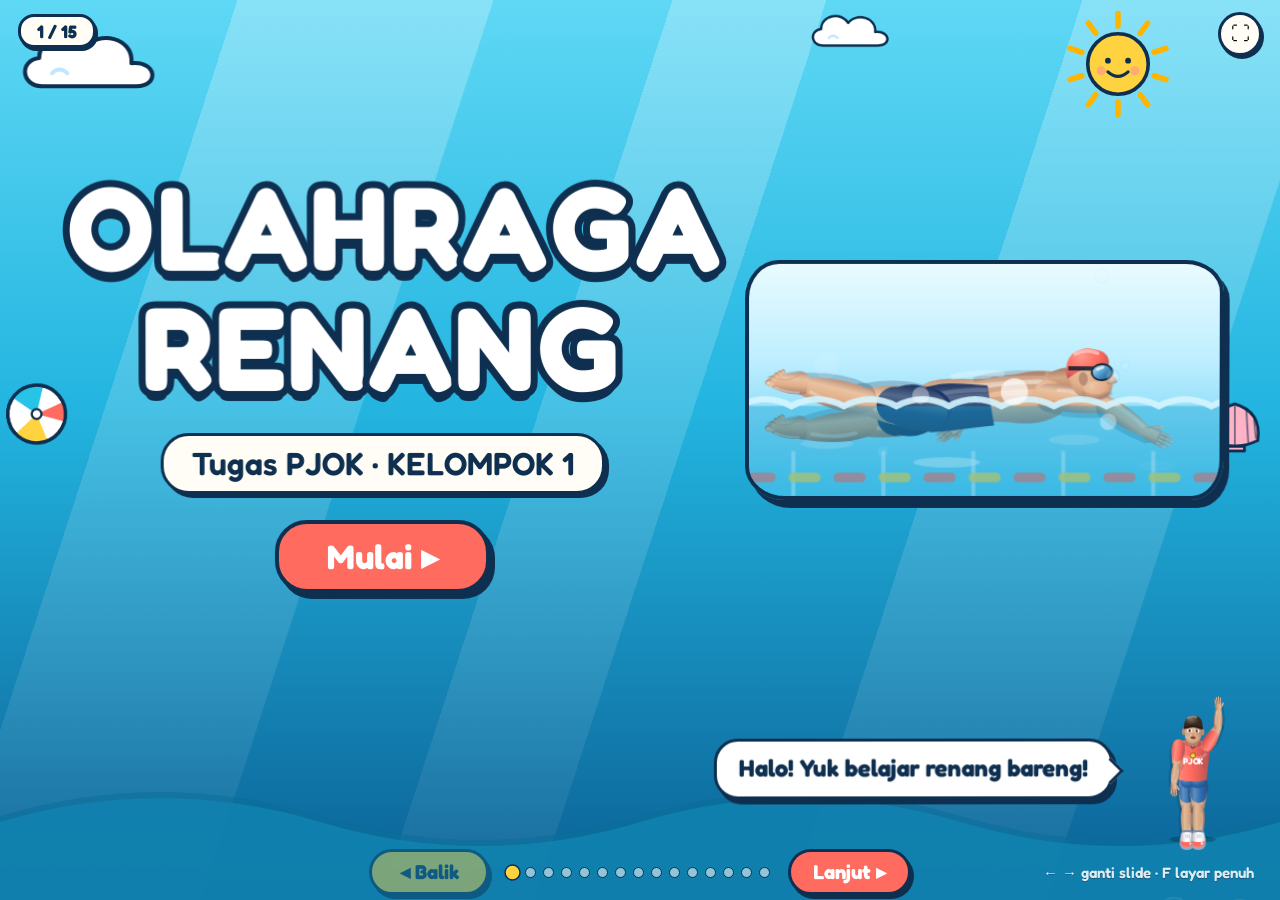
<file: index.html>
<!doctype html>
<html lang="id"><head><meta charset="utf-8"><meta name="viewport" content="width=device-width,initial-scale=1,viewport-fit=cover">
<title>Olahraga Renang</title>
<link href="https://fonts.googleapis.com/css2?family=Fredoka:wght@500;600;700&family=Quicksand:wght@600;700&display=swap" rel="stylesheet">
<style>:root{--ink:#0e2f4f;--coral:#ff6b5e;--sun:#ffd23f;--aqua:#27c4e8;--teal:#14a39a;--cream:#fffdf5;--mint:#9be8d0;--pink:#ffb3c7;--sky:#a8dcff;--peach:#ffc98a}
*{box-sizing:border-box;margin:0;padding:0;-webkit-tap-highlight-color:transparent}
html,body{height:100%;overflow:hidden;background:#0a5f94;font-family:'Quicksand',system-ui,sans-serif;color:var(--ink);-webkit-font-smoothing:antialiased;text-rendering:optimizeLegibility}
:root{--ease:cubic-bezier(.22,1,.36,1);--ease-io:cubic-bezier(.65,0,.35,1)}

/* ===== LATAR (memenuhi layar) ===== */
.stage{position:fixed;inset:0;overflow:hidden;background:linear-gradient(180deg,#5fd8f5 0%,#23b5e0 45%,#0a5f94 100%);--w1:#1b9ed0;--w2:#0a6f9a}
.bgl{position:absolute;inset:0;transition:opacity 1.5s var(--ease-io);opacity:0;will-change:opacity}
.rays{position:absolute;inset:0;pointer-events:none;overflow:hidden}
.rays i.ray{position:absolute;top:-10%;width:20%;height:130%;background:linear-gradient(180deg,rgba(255,255,255,.28),rgba(255,255,255,0));transform:skewX(-18deg);animation:ray 9s ease-in-out infinite alternate;will-change:transform,opacity}
.rays i.ray:nth-child(1){left:6%}.rays i.ray:nth-child(2){left:40%;width:12%;animation-delay:-3s}.rays i.ray:nth-child(3){left:72%;animation-delay:-6s}
@keyframes ray{from{opacity:.25;transform:skewX(-18deg) translateX(-14px)}to{opacity:.8;transform:skewX(-18deg) translateX(22px)}}
.bub{position:absolute;bottom:-30px;border-radius:50%;border:2px solid rgba(255,255,255,.75);background:rgba(255,255,255,.18);animation:rise linear infinite;pointer-events:none;will-change:transform}
@keyframes rise{to{transform:translate3d(18px,-110vh,0)}}
.waves{position:absolute;left:0;bottom:0;width:100%;height:16%;pointer-events:none;overflow:hidden}
.waves{will-change:transform}
.waves svg{position:absolute;left:0;bottom:0;width:200%;height:100%;animation:wv 9s linear infinite;will-change:transform}
.waves svg.b{animation-duration:14s;animation-direction:reverse;bottom:-6px;opacity:.8}
.waves path{transition:fill 1.4s var(--ease-io)}
@keyframes wv{to{transform:translate3d(-50%,0,0)}}

/* ===== PANGGUNG 16:9 (1280x720, diskalakan otomatis) ===== */
#deck{position:absolute;left:50%;top:50%;width:1280px;height:720px;margin:-360px 0 0 -640px;transform-origin:50% 50%}
.deco{position:absolute;left:0;top:0;z-index:1;pointer-events:none;transition:transform 1.5s var(--ease-io);will-change:transform}
.deco .in{width:100%;height:100%;animation:fl 5s ease-in-out infinite alternate;will-change:transform}
.deco svg{width:100%;height:100%;overflow:visible}
@keyframes fl{from{transform:translate3d(0,-6px,0) rotate(-3deg)}to{transform:translate3d(0,8px,0) rotate(3deg)}}
#sun{width:112px;height:112px}#c1{width:156px;height:82px}#c2{width:116px;height:60px}#ball{width:74px;height:74px}#shell{width:64px;height:64px}
#sun .in{animation:spin 24s linear infinite}@keyframes spin{to{transform:rotate(360deg)}}

#slides{position:absolute;inset:0;z-index:2;overflow:visible;perspective:1300px;perspective-origin:50% 42%}
.slide{position:absolute;inset:0;display:none;padding:20px var(--px,48px) 160px;}
.slide.on{display:block;will-change:transform,opacity;transform-style:preserve-3d;transform-origin:50% 50%}
.slide.on .wrap,.slide.on .split,.slide.on .cards,.slide.on .col,.slide.on .cover,.slide.on .cl,.slide.on .members,.slide.on .toc,.slide.on .blist,.slide.on .gcards{transform-style:preserve-3d}
.slide.tr{pointer-events:none}
.wrap{width:100%;height:100%;display:flex;flex-direction:column;align-items:center;justify-content:center;gap:18px}

/* judul & teks */
.ttl{display:inline-block;position:relative;background:var(--sun);border:4px solid var(--ink);border-radius:36px 40px 34px 42px/40px 34px 42px 36px;box-shadow:5px 7px 0 var(--ink);padding:10px 40px 12px;font-family:Fredoka,sans-serif;font-weight:700;font-size:56px;line-height:1.12;text-align:center;color:var(--ink);white-space:nowrap;max-width:96%}
.ttl .l{display:inline-block}
.ttl small{display:block;font-size:26px;font-weight:600;opacity:.8;margin-top:2px}
.ttl.big{background:transparent;border:none;box-shadow:none;color:#fff;font-size:118px;line-height:1.02;-webkit-text-stroke:14px var(--ink);paint-order:stroke fill;text-shadow:0 10px 0 var(--ink);letter-spacing:2px;padding:0}
.ttl.big span{display:inline-block;animation:lw 2.8s ease-in-out infinite;animation-delay:calc(var(--i)*.09s);will-change:transform}
@keyframes lw{0%,60%,100%{transform:translate3d(0,0,0) rotate(0)}30%{transform:translate3d(0,-.1em,0) rotate(-3deg)}}
.sub{font-family:Fredoka,sans-serif;font-weight:600;font-size:32px;background:var(--cream);border:3px solid var(--ink);border-radius:28px;padding:8px 28px;box-shadow:4px 4px 0 var(--ink);text-align:center}
.intro{font-weight:700;font-size:28px;text-align:center;color:#fff;text-shadow:0 2px 0 rgba(14,47,79,.55);max-width:1000px;line-height:1.35}

/* kolam */
.pool{contain:layout paint;position:relative;width:100%;aspect-ratio:2/1;border:4px solid var(--ink);border-radius:34px 38px 32px 40px/38px 32px 40px 34px;box-shadow:6px 8px 0 var(--ink);overflow:hidden;background:linear-gradient(180deg,#e9fbff 0%,#bdeeff 42%,#52c6ee 100%)}
.pool svg{position:absolute;inset:0;width:100%;height:100%}
.tag{position:absolute;top:12px;left:14px;background:var(--coral);color:#fff;border:3px solid var(--ink);border-radius:18px;padding:4px 16px;font-family:Fredoka,sans-serif;font-weight:600;font-size:20px;z-index:3;box-shadow:2px 3px 0 var(--ink)}

/* kartu */
.cards{display:grid;grid-template-columns:repeat(var(--cols,3),1fr);gap:20px;width:100%;max-width:1168px;--ic:118px}
.cards.n5{--ic:88px;gap:14px}
.card{position:relative;background:var(--cream);border:4px solid var(--ink);border-radius:28px 32px 26px 34px/32px 26px 34px 28px;box-shadow:5px 7px 0 var(--ink);display:flex;flex-direction:column;align-items:center;text-align:center;gap:10px;padding:22px 12px 18px}
.card .ic{contain:layout paint;width:var(--ic);height:var(--ic);flex:none;background:var(--c,var(--sky));border:3.5px solid var(--ink);border-radius:50%;overflow:hidden;display:grid;place-items:center}
.card .ic svg{width:100%;height:100%;overflow:visible}
.card .ic.sq svg{transform:scale(1.15)}
.card h3{font-family:Fredoka,sans-serif;font-weight:700;font-size:30px;line-height:1.12;margin-bottom:4px}
.card p{font-size:20px;line-height:1.32;font-weight:600;opacity:.92}
.cards.n5 .card h3{font-size:24px}.cards.n5 .card p{font-size:17px;line-height:1.28}
.card .no{position:absolute;top:-14px;right:14px;background:var(--coral);color:#fff;border:3px solid var(--ink);border-radius:14px;font-family:Fredoka,sans-serif;font-weight:700;font-size:18px;padding:1px 12px}
.txtcard{background:var(--cream);border:4px solid var(--ink);border-radius:30px 34px 28px 36px/34px 28px 36px 30px;box-shadow:6px 8px 0 var(--ink);padding:26px 30px;font-size:28px;line-height:1.45;font-weight:700;width:100%}
.txtcard b{background:linear-gradient(transparent 58%,#ffe27a 58%)}
.chips{display:flex;gap:12px;flex-wrap:wrap;justify-content:center}
.chip{background:var(--pink);border:3px solid var(--ink);border-radius:22px;padding:6px 20px;font-family:Fredoka,sans-serif;font-weight:600;font-size:22px;box-shadow:3px 4px 0 var(--ink)}
.chip:nth-child(2){background:var(--mint)}.chip:nth-child(3){background:var(--sun)}
.blist{list-style:none;width:100%;display:flex;flex-direction:column;gap:13px}
.blist li{display:flex;gap:14px;align-items:flex-start;background:var(--cream);border:3px solid var(--ink);border-radius:20px 24px 20px 24px;box-shadow:4px 5px 0 var(--ink);padding:12px 18px;font-size:24px;line-height:1.32;font-weight:700}
.blist li i{flex:none;width:38px;height:38px;border-radius:50%;background:var(--coral);color:#fff;border:3px solid var(--ink);font:700 20px/32px Fredoka,sans-serif;text-align:center;font-style:normal}
.split{display:grid;grid-template-columns:1.12fr 1fr;gap:48px;align-items:center;width:100%;max-width:1168px}
.split .col{display:flex;flex-direction:column;gap:18px;align-items:center}
.col .txtcard{font-size:26px;padding:18px 24px;line-height:1.42}
.col .chips{flex-wrap:wrap;gap:10px;justify-content:center}.col .chip{font-size:18px;padding:5px 14px;white-space:nowrap}

/* kover & penutup */
.cover{display:grid;grid-template-columns:1fr 1.05fr;align-items:center;gap:36px;width:100%;height:100%}
.cover .cl{display:flex;flex-direction:column;align-items:center;gap:26px}
.go{background:var(--coral);color:#fff;border:4px solid var(--ink);border-radius:32px;padding:12px 48px;font:700 34px Fredoka,sans-serif;box-shadow:5px 6px 0 var(--ink);cursor:pointer}
.go{transition:transform .18s var(--ease),box-shadow .18s var(--ease)}
.go:active{transform:translate(3px,4px);box-shadow:1px 1px 0 var(--ink)}
.slide.on .go{animation:gop 1.8s ease-in-out 1.2s infinite}@keyframes gop{50%{scale:1.06}}

/* anggota */
.members{display:grid;grid-template-columns:repeat(2,1fr);gap:28px;width:100%;max-width:900px}
.member{background:var(--cream);border:4px solid var(--ink);border-radius:30px 34px 28px 36px/34px 28px 36px 30px;box-shadow:6px 8px 0 var(--ink);padding:36px 22px;text-align:center;font:700 40px Fredoka,sans-serif;display:flex;align-items:center;justify-content:center;min-height:120px}
.member .no{position:absolute;top:-16px;left:22px;background:var(--coral);color:#fff;border:3px solid var(--ink);border-radius:16px;font:700 20px Fredoka,sans-serif;padding:3px 16px;box-shadow:2px 3px 0 var(--ink)}
.member{position:relative}

/* daftar isi */
.toc{display:grid;grid-template-columns:repeat(4,1fr);gap:24px;width:100%;max-width:1100px}
.toc .card{cursor:pointer;padding:24px 10px 22px;gap:12px}
.toc .card h3{font-size:26px;margin:0;line-height:1.2}
.toc .num{width:70px;height:70px;border-radius:50%;background:var(--c);border:3.5px solid var(--ink);font:700 34px/63px Fredoka,sans-serif;text-align:center}

/* ringkasan gaya */
.gcards{display:grid;grid-template-columns:repeat(4,1fr);gap:22px;width:100%;max-width:1168px}
.gcard{background:var(--cream);border:4px solid var(--ink);border-radius:28px 32px 26px 34px/32px 26px 34px 28px;box-shadow:5px 7px 0 var(--ink);padding:10px 10px 16px;text-align:center;cursor:pointer}
.gcard .pool{border-width:3px;border-radius:20px;box-shadow:none;margin-bottom:10px}
.gcard h4{font:700 28px Fredoka,sans-serif;margin-bottom:4px}.gcard p{font-size:19px;font-weight:700;opacity:.88;line-height:1.25}
.card,.gcard,.member{transition:translate .4s var(--ease)}.card:hover,.gcard:hover,.member:hover{translate:0 -6px}
.blist li{transition:translate .4s var(--ease)}.blist li:hover{translate:5px 0}
.slide.on .card .ic{animation:icp .9s var(--ease) calc(.75s + var(--n,0)*.08s) backwards}
@keyframes icp{from{transform:scale(.55) rotate(-14deg);opacity:0}}

/* pelatih */
.cch{will-change:transform;position:absolute;bottom:54px;width:128px;height:136px;z-index:5;cursor:pointer}
.cch svg{width:100%;height:100%;overflow:visible}
.cch.R{right:22px}.cch.L{left:22px}
.cch .g-body{animation:cb 1.8s ease-in-out infinite;transform-origin:40px 98px}.cch .g-arm{animation:cw 1.1s ease-in-out infinite;transform-origin:58px 52px}
.cch .g-head{animation:ch 2.4s ease-in-out infinite;transform-origin:40px 44px}
.cch .g-eye{animation:bl 4s infinite;transform-origin:center;transform-box:fill-box}
.cch .g-mouth{animation:mo 1.2s ease-in-out infinite;transform-origin:center;transform-box:fill-box}
@keyframes cb{50%{transform:scale(1.02,.97)}}@keyframes cw{50%{transform:rotate(-24deg)}}@keyframes ch{50%{transform:rotate(3deg)}}
@keyframes bl{0%,94%,100%{transform:scaleY(1)}97%{transform:scaleY(.1)}}@keyframes mo{50%{transform:scale(1,.55)}}
.say{position:absolute;bottom:100px;max-width:560px;background:#fff;border:3.5px solid var(--ink);border-radius:24px;box-shadow:4px 5px 0 var(--ink);padding:12px 22px;font:700 24px/1.28 Fredoka,sans-serif;z-index:5;pointer-events:none}
.say.R{right:166px}.say.L{left:166px}
.say:after{content:"";position:absolute;top:50%;margin-top:-8px;width:16px;height:16px;background:#fff}
.say.R:after{right:-10px;border-top:3.5px solid var(--ink);border-right:3.5px solid var(--ink);transform:rotate(45deg)}
.say.L:after{left:-10px;border-bottom:3.5px solid var(--ink);border-left:3.5px solid var(--ink);transform:rotate(45deg)}
.slide.on .say{animation:sp .7s .95s var(--ease) backwards}
@keyframes sp{from{transform:translate3d(0,10px,0) scale(.9);opacity:0}}

/* kontrol */
.bar{position:absolute;left:0;right:0;bottom:0;height:56px;z-index:30;display:flex;align-items:center;justify-content:center;gap:18px}
.btn{height:46px;min-width:120px;padding:0 22px;border-radius:24px;border:3px solid var(--ink);background:var(--sun);font:700 20px Fredoka,sans-serif;color:var(--ink);box-shadow:3px 4px 0 var(--ink);cursor:pointer}
.btn{transition:transform .18s var(--ease),box-shadow .18s var(--ease),opacity .3s ease}
.btn:active{transform:translate(2px,3px);box-shadow:1px 1px 0 var(--ink)}.btn[disabled]{opacity:.45}
.btn.nx{background:var(--coral);color:#fff}
.dots{display:flex;gap:7px;align-items:center}
.dots i{width:11px;height:11px;border-radius:50%;background:rgba(255,255,255,.55);border:1.5px solid var(--ink);transition:transform .45s var(--ease),background-color .45s ease;cursor:pointer}.dots i.on{background:var(--sun);transform:scale(1.5)}
.cnt{position:absolute;top:14px;left:18px;z-index:30;background:var(--cream);border:3px solid var(--ink);border-radius:16px;padding:3px 16px;font:700 18px Fredoka,sans-serif;box-shadow:2px 3px 0 var(--ink)}
.fs{position:absolute;top:12px;right:18px;z-index:30;width:44px;height:44px;border-radius:50%;border:3px solid var(--ink);background:var(--cream);font-size:19px;cursor:pointer;box-shadow:2px 3px 0 var(--ink)}
.hint{position:absolute;right:26px;bottom:18px;z-index:30;color:#fff;font:600 15px Fredoka,sans-serif;opacity:.85;text-shadow:0 1px 0 rgba(14,47,79,.6)}

/* notifikasi putar layar (5 detik) */
#rot{position:fixed;left:50%;top:calc(env(safe-area-inset-top) + 12px);transform:translate(-50%,-160%);opacity:0;transition:transform .6s var(--ease),opacity .45s ease;z-index:99;background:var(--sun);border:3px solid var(--ink);border-radius:22px;box-shadow:3px 4px 0 var(--ink);padding:10px 18px;font:700 15px Fredoka,sans-serif;color:var(--ink);text-align:center;max-width:88vw;pointer-events:none}
#rot.show{transform:translate(-50%,0);opacity:1}
#sa{position:fixed;left:0;top:0;visibility:hidden;pointer-events:none;padding:env(safe-area-inset-top) env(safe-area-inset-right) env(safe-area-inset-bottom) env(safe-area-inset-left)}
@media (prefers-reduced-motion:reduce){.bub,.rays i.ray,.waves svg{animation:none}}
/* ===== 3D: kedalaman berlapis & gerak ===== */
#decos{position:absolute;inset:0;pointer-events:none;will-change:transform}
#slides{will-change:transform;transform-origin:50% 50%}
.card,.member,.blist li,.gcard,.ttl{transform-style:preserve-3d}
.card .ic{translate:0 0 42px}.card h3{translate:0 0 22px}.card p{translate:0 0 10px}.card .no{translate:0 0 54px}
.toc .num{translate:0 0 34px}
.member .no{translate:0 0 40px}
.blist li i{translate:0 0 30px}.blist li span{translate:0 0 12px}
.gcard .pool{translate:0 0 34px}.gcard h4{translate:0 0 18px}.gcard p{translate:0 0 8px}
.ttl small{translate:0 0 16px}
.say{translate:0 0 46px}
.cch{perspective:460px;transform-style:preserve-3d}
.cch svg{animation:coach3d 3.6s cubic-bezier(.45,0,.55,1) infinite alternate;will-change:rotate}
@keyframes coach3d{from{rotate:0 1 0 -26deg}to{rotate:0 1 0 26deg}}
.card .ic{perspective:240px}
.card .ic svg{animation:ic3d 5.2s cubic-bezier(.45,0,.55,1) infinite alternate;will-change:rotate}
@keyframes ic3d{from{rotate:0 1 0 -24deg}to{rotate:0 1 0 24deg}}
.pool{perspective:820px}
.pool>svg{animation:pool3d 6.5s cubic-bezier(.45,0,.55,1) infinite alternate;scale:1.07;will-change:rotate}
@keyframes pool3d{from{rotate:.25 1 0 -8deg}to{rotate:-.25 1 0 8deg}}
.ttl{animation:ttl3d 6s cubic-bezier(.45,0,.55,1) infinite alternate}
@keyframes ttl3d{from{rotate:1 .4 0 -4deg}to{rotate:1 .4 0 4deg}}
@media (prefers-reduced-motion:reduce){.cch svg,.card .ic svg,.pool>svg,.ttl{animation:none}}

.fs{transition:transform .25s var(--ease)}.fs:active{transform:scale(.92)}
</style></head><body>
<div id="sa"></div><div id="rot">↻ Putar layar ke mode landscape untuk tampilan terbaik</div>
<div class="stage">
<div class="bgl" id="bg1"></div><div class="bgl" id="bg2"></div><div class="rays"><i class="ray"></i><i class="ray"></i><i class="ray"></i></div>
<div class="waves"><svg class="b" viewBox="0 0 2400 120" preserveAspectRatio="none"><path d="M0 50 Q150 10 300 50 T600 50 T900 50 T1200 50 T1500 50 T1800 50 T2100 50 T2400 50 V120 H0Z" style="fill:var(--w1)"/></svg><svg viewBox="0 0 2400 120" preserveAspectRatio="none" style="opacity:.55"><path d="M0 50 Q150 10 300 50 T600 50 T900 50 T1200 50 T1500 50 T1800 50 T2100 50 T2400 50 V120 H0Z" style="fill:var(--w2)"/></svg></div>
<div id="deck">
  <div id="decos"></div>
  <div id="slides"></div>
  <div class="cnt"></div><button class="fs" title="Layar penuh (F)">⛶</button><div class="hint">← → ganti slide · F layar penuh</div>
  <div class="bar"><button class="btn" id="prev">◂ Balik</button><div class="dots"></div><button class="btn nx" id="next">Lanjut ▸</button></div>
</div>
</div>
<script>/* =========================================================
   B1 — HELPER SMIL, PERENANG (tampak samping), ORANG (tampak depan), PELATIH
   ========================================================= */
const INK = '#0e2f4f', SKIN = '#e3b08a', SKIN2 = '#c58d68', SUIT = '#1f3b6b', SUIT2 = '#162b50', CAP = '#ff6b5e', TRUNK = '#2b6cb0';
const KS = '.45 0 .55 1';
const spl = n => Array(n - 1).fill(KS).join(';');

/* ===== WARNA, GRADIEN & SHADING (tanpa garis tepi) ===== */
const _hx = h => { h = h.replace('#', ''); if (h.length === 3) h = [...h].map(c => c + c).join(''); return [0, 2, 4].map(i => parseInt(h.substr(i, 2), 16)); };
const _mx = (c, t, a) => '#' + _hx(c).map((v, i) => Math.max(0, Math.min(255, Math.round(v + (t[i] - v) * a))).toString(16).padStart(2, '0')).join('');
const lite = (c, a) => _mx(c, [255, 255, 240], a), dark = (c, a) => _mx(c, [28, 22, 58], a);
const GD = {
  lens: '<linearGradient id="lens" x1="0" y1="0" x2="1" y2="1"><stop offset="0" stop-color="#c9efff"/><stop offset=".5" stop-color="#4f9ccf"/><stop offset="1" stop-color="#1d4f7a"/></linearGradient>'
};
/* silinder: tepi gelap, sorot di sisi atas */
function lg(c, flip) {
  const id = 'g' + (flip ? 'f' : 'n') + c.slice(1);
  if (!GD[id]) GD[id] = `<linearGradient id="${id}" x1="0" y1="${flip ? 1 : 0}" x2="0" y2="${flip ? 0 : 1}"><stop offset="0" stop-color="${dark(c, .2)}"/><stop offset=".3" stop-color="${lite(c, .24)}"/><stop offset=".62" stop-color="${c}"/><stop offset="1" stop-color="${dark(c, .34)}"/></linearGradient>`;
  return `url(#${id})`;
}
function lgx(c) {
  const id = 'x' + c.slice(1);
  if (!GD[id]) GD[id] = `<linearGradient id="${id}" x1="0" y1="0" x2="1" y2="0"><stop offset="0" stop-color="${lite(c, .22)}"/><stop offset=".45" stop-color="${c}"/><stop offset="1" stop-color="${dark(c, .32)}"/></linearGradient>`;
  return `url(#${id})`;
}
function lv(c) {
  const id = 'v' + c.slice(1);
  if (!GD[id]) GD[id] = `<linearGradient id="${id}" x1="0" y1="0" x2="0" y2="1"><stop offset="0" stop-color="${lite(c, .24)}"/><stop offset=".45" stop-color="${c}"/><stop offset="1" stop-color="${dark(c, .32)}"/></linearGradient>`;
  return `url(#${id})`;
}
function rg(c) {
  const id = 'r' + c.slice(1);
  if (!GD[id]) GD[id] = `<radialGradient id="${id}" cx=".36" cy=".3" r=".85"><stop offset="0" stop-color="${lite(c, .32)}"/><stop offset=".5" stop-color="${c}"/><stop offset="1" stop-color="${dark(c, .36)}"/></radialGradient>`;
  return `url(#${id})`;
}

/* ===== INTERPOLASI HALUS (kubik monoton, tanpa patah di tiap keyframe) ===== */
const nsamp = d => Math.max(24, Math.min(200, Math.round(d * 72)));
const _bg = (beg, dur) => ((beg % dur) + dur) % dur;
function smp(v, kts, N) {
  const n = v.length;
  if (n < 2) return Array(N + 1).fill(v[0] || 0);
  const t = kts && kts.length === n ? kts : v.map((_, i) => i / (n - 1));
  const del = v[n - 1] - v[0], per = n >= 3 && Math.abs(del - Math.round(del / 360) * 360) < 1e-6;
  const h = [], d = [];
  for (let i = 0; i < n - 1; i++) { h[i] = t[i + 1] - t[i]; d[i] = h[i] > 1e-9 ? (v[i + 1] - v[i]) / h[i] : 0; }
  const pc = (d0, h0, d1, h1) => { if (d0 * d1 <= 0) return 0; const w1 = 2 * h1 + h0, w2 = h1 + 2 * h0; return (w1 + w2) / (w1 / d0 + w2 / d1); };
  const m = [];
  for (let i = 1; i < n - 1; i++) m[i] = pc(d[i - 1], h[i - 1], d[i], h[i]);
  if (per) m[0] = m[n - 1] = pc(d[n - 2], h[n - 2], d[0], h[0]); else { m[0] = d[0]; m[n - 1] = d[n - 2]; }
  const out = []; let k = 0;
  for (let j = 0; j <= N; j++) {
    const x = j / N;
    while (k < n - 2 && x > t[k + 1]) k++;
    const hh = h[k] || 1e-9, u = Math.min(1, Math.max(0, (x - t[k]) / hh)), u2 = u * u, u3 = u2 * u;
    out.push((2 * u3 - 3 * u2 + 1) * v[k] + (u3 - 2 * u2 + u) * hh * m[k] + (-2 * u3 + 3 * u2) * v[k + 1] + (u3 - u2) * hh * m[k + 1]);
  }
  return out;
}
const _kt = kt => typeof kt === 'string' ? kt.split(';').map(Number) : kt;

function rotG(v, dur, beg, inner, kt) {
  if (!Array.isArray(v)) return v ? `<g transform="rotate(${v})">${inner}</g>` : inner;
  const s = smp(v, _kt(kt), nsamp(dur)).map(x => x.toFixed(2)).join(';');
  return `<g><animateTransform attributeName="transform" type="rotate" values="${s}" dur="${dur}s" begin="${-_bg(beg, dur)}s" repeatCount="indefinite"/>${inner}</g>`;
}
function moveG(v, dur, beg, inner, kt) {
  if (!Array.isArray(v)) return inner;
  const N = nsamp(dur), kk = _kt(kt), xs = smp(v.map(p => p[0]), kk, N), ys = smp(v.map(p => p[1]), kk, N);
  const s = xs.map((x, i) => `${x.toFixed(2)} ${ys[i].toFixed(2)}`).join(';');
  return `<g><animateTransform attributeName="transform" type="translate" values="${s}" dur="${dur}s" begin="${-_bg(beg, dur)}s" repeatCount="indefinite"/>${inner}</g>`;
}

/* ===== anggota badan v2: 2 ruas berotot + pemendekan perspektif (skala sepanjang sumbu) ===== */
const _smpS = (arr, dur, f, kt) => smp(arr, kt ? _kt(kt) : null, nsamp(dur)).map(f).join(';');
function scG(arr, dur, beg, inner, kt) {            /* skala sepanjang sumbu x (pemendekan) */
  if (!Array.isArray(arr)) return inner;
  return `<g><animateTransform attributeName="transform" type="scale" values="${_smpS(arr, dur, v => v.toFixed(3) + ' 1', kt)}" dur="${dur}s" begin="${-_bg(beg, dur)}s" repeatCount="indefinite"/>${inner}</g>`;
}
function trG(arr, len, dur, beg, inner, kt) {       /* sendi ikut bergeser sesuai pemendekan */
  if (!Array.isArray(arr)) return `<g transform="translate(${len} 0)">${inner}</g>`;
  return `<g><animateTransform attributeName="transform" type="translate" values="${_smpS(arr, dur, v => (len * v).toFixed(2) + ' 0', kt)}" dur="${dur}s" begin="${-_bg(beg, dur)}s" repeatCount="indefinite"/>${inner}</g>`;
}
function limb(px, py, base, l1, l2, A, B, dur, beg, lag, col, w, tip, k) {
  k = k || {};
  const c2 = k.c2 || col, fl = base > 0, lagS = k.lag === undefined ? 0 : k.lag, lagT = k.lagT === undefined ? Math.min(dur * .04, .06) : k.lagT;
  const path = (len, a, m, b) => `M0 ${-a / 2}Q${len * .42} ${-m * .64} ${len} ${-b / 2}A${b / 2} ${b / 2} 0 0 1 ${len} ${b / 2}Q${len * .42} ${m * .64} 0 ${a / 2}A${a / 2} ${a / 2} 0 0 1 0 ${-a / 2}Z`;
  const sg = (len, a, m, b, f) => `<path d="${path(len, a, m, b)}" fill="${lg(f, fl)}"/>`;
  const sh = (len, a, m, b) => `<path d="${path(len, a, m, b)}" fill="#0b1b3a" opacity=".2" transform="translate(.5 1.3)"/>`;
  const hl = (len, m, b) => `<path d="M${len * .16} ${-m * .27}Q${len * .5} ${-m * .38} ${len * .86} ${-b * .22}" stroke="#fff" stroke-opacity=".3" stroke-width="1" fill="none" stroke-linecap="round"/>`;
  const mov = Array.isArray(A) || Array.isArray(B);
  const tipRot = k.tipRot === undefined ? [-8, 10, -8] : k.tipRot;
  const tipW = tip ? rotG(mov ? tipRot : 0, dur, beg - lagT, `<g transform="translate(${-l2} 0)">${tip}</g>`) : '';
  const lowerShapes = sh(l2, w * .8, w * .92, w * .56) + sg(l2, w * .8, w * .92, w * .56, c2) + hl(l2, w * .92, w * .56);
  const lower = scG(k.s2, dur, beg - lagS, lowerShapes, k.Bk) + trG(k.s2, l2, dur, beg - lagS, tipW, k.Bk);
  const sleeve = k.sl ? sg(l1 * .52, w * 1.2, w * 1.34, w * 1.16, k.sl) : '';
  const upperShapes = sh(l1, w * 1.12, w * 1.22, w * .8) + sg(l1, w * 1.12, w * 1.22, w * .8, col) + hl(l1, w * 1.22, w * .8) + sleeve;
  const upper = scG(k.s1, dur, beg, upperShapes, k.Ak) + trG(k.s1, l1, dur, beg, rotG(B, dur, beg - lagS, lower, k.Bk), k.Ak);
  return `<g transform="translate(${px} ${py}) rotate(${base})">${rotG(A, dur, beg, upper, k.Ak)}</g>`;
}

/* ===== TANGAN: telapak, 4 jari (ruas + kuku + lipatan), ibu jari; m = -1 untuk tangan sebelah (cermin) ===== */
function handT(l2, c, m) {
  m = m || 1;
  const body = lg(c), dk = dark(c, .34), nail = lite(c, .62);
  const fng = (x0, y0, len, wd, ang) => {
    const r = wd * .5, e = len - r;
    return `<g transform="translate(${x0} ${y0}) rotate(${ang})"><path d="M0 ${-r}L${e} ${-r * .86}A${r * .86} ${r * .86} 0 0 1 ${e} ${r * .86}L0 ${r}Z" fill="${body}"/><path d="M${len * .42} ${-r * .8}Q${len * .45} 0 ${len * .42} ${r * .8}" stroke="${dk}" stroke-opacity=".4" stroke-width=".28" fill="none" stroke-linecap="round"/><ellipse cx="${len - r * 1.05}" cy="${-r * .18}" rx="${r * .55}" ry="${r * .5}" fill="${nail}" opacity=".7"/></g>`;
  };
  const web = `<path d="M3.4 -1.85L5.6 -1.9 5.7 1.9 3.6 2Z" fill="${dk}" opacity=".6"/>`;
  const f = fng(3.7, -1.4, 3.45, .86, -5) + fng(3.9, -.47, 3.9, .9, -1.5) + fng(3.9, .47, 3.55, .88, 2.5) + fng(3.7, 1.38, 2.8, .8, 7);
  const thumb = `<g transform="translate(.9 -1.35) rotate(-34)"><path d="M0 -.62L2.3 -.52A.58 .58 0 0 1 2.3 .62L0 .78Z" fill="${body}"/><path d="M2.3 -.5L3 -.4A.56 .56 0 0 1 3 .6L2.3 .66Z" fill="${lite(c, .06)}"/><ellipse cx="2.9" cy="-.1" rx=".36" ry=".3" fill="${nail}" opacity=".7"/></g>`;
  const palm = `<path d="M-.4 -1.5C1 -2 2.9 -2.1 4.1 -1.8L4.3 1.8C2.8 2.2 1 2.1 -.4 1.5Z" fill="${body}"/><path d="M.8 -1.2Q2.4 -1.5 3.9 -1.2" stroke="#fff" stroke-opacity=".3" stroke-width=".5" fill="none" stroke-linecap="round"/><path d="M1.4 0H3.6M1.4 .9H3.6" stroke="${dk}" stroke-opacity=".22" stroke-width=".3" fill="none" stroke-linecap="round"/>`;
  return `<g transform="translate(${l2 - .5} 0) scale(1 ${m})">${thumb}${palm}${web}${f}</g>`;
}
/* ===== KAKI TELANJANG (perenang): tumit, lengkung, 5 jari kaki, mata kaki; ujung kaki menunjuk (plantar-fleksi) ===== */
function footT(l2, c) {
  const body = lg(c, true), dk = dark(c, .34), nail = lite(c, .6);
  const toes = [[9.4, .25, 1.35, 1, 0], [8.5, 1.45, 1.05, .8, 12], [7.7, 2.35, .9, .72, 22], [6.9, 3, .78, .64, 30], [6.2, 3.5, .66, .58, 38]];
  return `<g transform="translate(${l2 - .5} 0)"><path d="M-.2 -1.9C2.6 -2.3 6.2 -2.1 9.3 -.5L9.8 1.2C7.2 2 4.5 2.8 2.4 3.3C1 3.8 -.4 3.5 -.7 2.2Z" fill="#0b1b3a" opacity=".2" transform="translate(.4 .6)"/>`
    + `<path d="M-.4 -1.9C2.6 -2.5 6.2 -2.3 9.2 -.7C10.4 0 10.4 1.4 9.4 1.8C7 2.5 4.6 3.1 2.6 3.6C1.2 4.1 -.4 3.8 -.8 2.3Z" fill="${body}"/>`
    + toes.map(t => `<ellipse cx="${t[0]}" cy="${t[1]}" rx="${t[2]}" ry="${t[3]}" transform="rotate(${t[4]} ${t[0]} ${t[1]})" fill="${rg(c)}"/>`).join('')
    + `<ellipse cx="9.9" cy=".1" rx=".42" ry=".34" fill="${nail}" opacity=".75"/><path d="M8.2 1.5L8.7 1.9M7.4 2.4L7.8 2.8M6.7 3.1L7 3.4" stroke="${dk}" stroke-opacity=".3" stroke-width=".25" stroke-linecap="round"/>`
    + `<ellipse cx=".7" cy="1.9" rx="1" ry=".85" fill="${lite(c, .12)}" opacity=".5"/><path d="M2.4 2.6Q4.6 .9 7 1.5" stroke="${dk}" stroke-opacity=".22" stroke-width=".4" fill="none" stroke-linecap="round"/>`
    + `<path d="M1.6 -1.7Q5 -2 8 -.9" stroke="#fff" stroke-opacity=".35" stroke-width=".55" fill="none" stroke-linecap="round"/></g>`;
}
/* ===== SEPATU (tampak depan): kerah, lidah, tali, ujung membulat, sol ===== */
function shoeT(l2, accent) {
  const w = '#f7f9fc';
  return `<g transform="translate(${l2 - 3.6} 0)">`
    + `<path d="M0 -3.1L5 -4.4Q10.4 -4.6 10.6 -1.2V1.2Q10.4 4.6 5 4.4L0 3.1Z" fill="#0b1b3a" opacity=".16" transform="translate(.4 .7)"/>`
    + `<path d="M6.6 -4.5Q11.8 -4.7 12 0Q11.8 4.7 6.6 4.5Z" fill="#9aa8bb"/>`
    + `<path d="M0 -2.9L5.2 -4.2Q9.6 -4.4 10 -1.4V1.4Q9.6 4.4 5.2 4.2L0 2.9Z" fill="${lg(w)}"/>`
    + `<path d="M6.4 -4.2Q10.2 -3.9 10.2 0Q10.2 3.9 6.4 4.2Q8 0 6.4 -4.2Z" fill="${accent}"/>`
    + `<path d="M0 -2.9L1.7 -3.3Q.9 0 1.7 3.3L0 2.9Z" fill="#7d8da3"/>`
    + `<rect x="2.2" y="-1.9" width="3" height="3.8" rx="1.3" fill="#fff"/><path d="M2.8 -1.3H4.6M2.8 -.2H4.6M2.8 .9H4.6" stroke="#a5b4c7" stroke-width=".42" stroke-linecap="round"/>`
    + `<ellipse cx="8" cy="-2.1" rx="1.1" ry=".6" fill="#fff" opacity=".8"/></g>`;
}

function headG(x, y, o = {}) {
  const cap = o.cap || CAP;
  const mouth = o.mouthO
    ? `<ellipse cx="5.4" cy="4.1" rx="1.3" ry="1.4" fill="#6b2a2a"><animate attributeName="opacity" values="0;0;1;1;0" keyTimes="${o.mkt || '0;.5;.6;.88;1'}" dur="${o.D}s" begin="${-(o.beg || 0)}s" repeatCount="indefinite"/></ellipse>`
    : `<path d="M3.6 4.0 Q5.2 4.6 6.6 3.9" stroke="#8a4a3a" stroke-width=".85" fill="none" stroke-linecap="round"/>`;
  /* wajah maskulin: rahang lebih kotak, dagu tegas, hidung lebih tajam, alis tebal */
  const face = `<ellipse rx="5.2" ry="6.8" fill="${rg(SKIN)}"/>
    <path d="M-2 2.4L6 1.6Q7 4 5.2 6Q2.6 7.6 -.6 7Z" fill="${rg(SKIN)}"/>
    <path d="M-1.4 6.4Q2.2 7.8 5.6 5.6" stroke="${dark(SKIN,.5)}" stroke-width="1.1" fill="none" stroke-linecap="round" opacity=".28"/>
    <path d="M4.5 -.5 Q7.8 1.2 7.6 2.7 Q6.7 3.4 4.9 3.1Z" fill="${rg(SKIN)}"/>
    <path d="M-1.5 5.2 Q1.5 7.0 4.2 5.8" stroke="${dark(SKIN,.3)}" stroke-width="1.2" fill="none" stroke-linecap="round" opacity=".4"/>
    <ellipse cx="2.9" cy="3.6" rx="1.6" ry="1.05" fill="#ff8f80" opacity=".16"/>
    <ellipse cx="-1.4" cy="1.3" rx="1.2" ry="1.8" fill="${dark(SKIN, .22)}"/><ellipse cx="-1.5" cy="1.1" rx=".5" ry=".9" fill="${SKIN2}"/>
    <path d="M-5.6 1 C-6.8 -6.4 -1 -8 3.8 -5.8 C5.8 -4.8 6 -2.8 5.4 -1.8 Q0 -2.8 -5.6 1Z" fill="${rg(cap)}"/>
    <path d="M-3.2 -5.5 Q0 -6.8 2.8 -5.3" stroke="#fff" stroke-opacity=".45" stroke-width="1" fill="none" stroke-linecap="round"/>
    <path d="M-5.2 -1.7 L3.4 -1.2" stroke="#1a2230" stroke-width="1.15" opacity=".9"/>
    <ellipse cx="3.7" cy="-.2" rx="3" ry="2.4" fill="#16283a"/><ellipse cx="3.7" cy="-.2" rx="2.5" ry="1.9" fill="url(#lens)"/><path d="M2.5 -1 l1.5 -.5" stroke="#fff" stroke-width=".7" opacity=".75" stroke-linecap="round"/>
    ${mouth}`;
  return `<g transform="translate(${x} ${y})">${rotG(o.rot === undefined ? 0 : o.rot, o.D || 2, o.beg || 0, face, o.kt)}</g>`;
}
function puff(x, y, D, at, big) {
  let s = '';
  [[0, 0, 1.6], [3, -4, 1.2], [-2, -8, 1.9]].forEach((b, i) => {
    const r = b[2] * (big ? 1.35 : 1), t = (at + i * .035) * D;
    s += `<circle cx="${x + b[0]}" cy="${y + b[1]}" r="${r}" fill="#e9fbff" stroke="#8fd8ff" stroke-width=".6" opacity="0"><animateTransform attributeName="transform" type="translate" values="0 0;${-2 + i} -${16 + i * 3}" dur="${D * .38}s" begin="${t}s;${t + D}s" repeatCount="indefinite"/><animate attributeName="opacity" values="0;.95;0" dur="${D * .38}s" begin="${t}s;${t + D}s" repeatCount="indefinite"/></circle>`;
  });
  return s;
}
/* torso atletis: bahu lebih lebar, dada & punggung lebih berisi, pinggang streamline */
const torsoSide = `<path d="M56 35.2C60 33.2 65 34.4 72 34.6S83 32.6 90 33.6C95 34.8 96 40 93.6 43.4C91 47.2 84 47.6 79.5 46.8S67 45.8 61 46.8C57 47.4 54 43.6 54.8 40.2C55 37.8 55.6 36 56 35.2Z" fill="${lg(SKIN)}"/>
  <path d="M70 34.6Q78 33 88 34M72 38Q80 36.4 90 38" stroke="#7a3d2c" stroke-opacity=".2" stroke-width="1.4" fill="none" stroke-linecap="round"/>
  <path d="M64 33.6Q71 32.4 77 33.6" stroke="#fff" stroke-opacity=".28" stroke-width="1.5" fill="none" stroke-linecap="round"/>
  <path d="M65 41.5Q77 39.6 89 41.2" stroke="#7a3d2c" stroke-opacity=".16" stroke-width="1.8" fill="none" stroke-linecap="round"/>
  <path d="M62 37.2Q74 35.8 87 36.2" stroke="#fff" stroke-opacity=".3" stroke-width="1.3" fill="none" stroke-linecap="round"/>
  <path d="M55 36.5C61 34.2 68 36 73 36.4L74.2 47.2C66.5 47.5 61.5 48.2 57 48C53.5 45.5 53.2 40.5 55 36.5Z" fill="${lg(SUIT)}"/>
  <path d="M57 38.5Q66 36.8 72.5 37.6" stroke="#fff" stroke-opacity=".18" stroke-width="1.1" fill="none" stroke-linecap="round"/>
  <path d="M74 36.8Q82 35.5 89 36.5" stroke="#fff" stroke-opacity=".12" stroke-width=".9" fill="none" stroke-linecap="round"/>`;
const neckS = `<path d="M89.2 34.2Q94.5 31.8 99.4 33.4L99.6 39.8Q94 42.2 89.5 41Z" fill="${lg(SKIN2)}"/>`;
/* lengan & kaki lebih berotot (atletis, bukan bodybuilder) */
const swArm = (c, beg, A, B, D, k) => `<circle cx="89" cy="40" r="4.1" fill="${rg(c)}"/>` + limb(89, 40, 0, 15.5, 13.5, A, B, D, beg, .06, c, 5.6, handT(13.5, c), k);
const swLeg = (c, beg, A, B, D, k) => `<ellipse cx="57" cy="42" rx="6.2" ry="5.6" fill="${rg(c === SKIN2 ? SUIT2 : SUIT)}"/>` + limb(57, 42, 180, 17.5, 16.5, A, B, D, beg, .09, c, 8.4, footT(16.5, c), Object.assign({ sl: c === SKIN2 ? SUIT2 : SUIT }, k));

function swimG(st, o = {}) {
  const arm = swArm, leg = swLeg;
  const rollG = (v, D, amp, cx, cy) => `<g><animateTransform attributeName="transform" type="rotate" values="${-amp} ${cx} ${cy};${amp} ${cx} ${cy};${-amp} ${cx} ${cy}" dur="${D}s" repeatCount="indefinite" calcMode="spline" keyTimes="0;.5;1" keySplines="${spl(3)}"/>${v}</g>`;
  const AK = '0;.14;.28;.43;.58;.73;.87;1';
  let far = '', near = '', headS = '', extra = '', wrap = v => v;

  if (st === 'free' || st === 'breath') {
    const D = st === 'breath' ? 2.5 : 1.65, big = st === 'breath';
    /* biomekanika freestyle: entry → high-elbow catch → pull → push → exit → recovery */
    const FK = [0, .08, .18, .32, .42, .52, .62, .72, .82, .92, 1];
    const ak = { Ak: FK, Bk: FK, s1: [1, 1, 1, .98, .95, .9, .82, .78, .82, .92, 1] };
    const aA = [5, 35, 75, 125, 160, 190, 230, 270, 310, 345, 365];
    const aB = [-340, -300, -285, -320, -355, -410, -475, -510, -560, -630, -700];
    const kA = [11, 2, -10, 2, 11], kB = [5, 26, 6, 2, 5];
    far = arm(SKIN2, D / 2, aA, aB, D, ak) + leg(SKIN2, .2, kA, kB, .42);
    near = leg(SKIN, 0, kA, kB, .42) + arm(SKIN, 0, aA, aB, D, ak);
    headS = headG(100, 34.8, { rot: [0, 0, big ? -42 : -32, big ? -42 : -32, 0], kt: '0;.42;.58;.86;1', D, mouthO: true, mkt: '0;.48;.58;.86;1' }) + puff(107, 38.5, D, .58, big);
    wrap = v => moveG([[0, 0], [0, 1.6], [0, 0]], D, 0, rollG(v, D, 3.2, 74, 40));
  } else if (st === 'back') {
    const D = 1.9, bk = '0;.25;.5;.62;.75;.88;1';
    const ak = { Ak: bk, Al: true, Bk: bk, Bl: true };
    const aA = [180, 270, 360, 405, 450, 495, 540], aB = [3, 3, 6, 55, 62, 25, 3];
    far = arm(SKIN2, D / 2, aA, aB, D, ak) + leg(SKIN2, .25, [9, 0, -9, 0, 9], [4, 22, 5, 2, 4], .5);
    near = leg(SKIN, 0, [9, 0, -9, 0, 9], [4, 22, 5, 2, 4], .5) + arm(SKIN, 0, aA, aB, D, ak);
    headS = headG(98.5, 34.2, { rot: -84, D });
    extra = `<path transform="translate(112 18)" d="M0 -5 L1.3 -1.3 L5 0 L1.3 1.3 L0 5 L-1.3 1.3 L-5 0 L-1.3 -1.3Z" fill="#ffd23f"><animateTransform attributeName="transform" type="scale" additive="sum" values=".5;1.2;.5" dur="1.4s" repeatCount="indefinite"/></path>`;
    wrap = v => `<g transform="translate(0 3.4)">${moveG([[0, 0], [0, -1.2], [0, 0]], D, 0, rollG(v, D, 2, 73, 40))}</g>`;
  } else if (st === 'breast') {
    const D = 2.4, at = '0;.12;.3;.48;.62;.8;1', lt = '0;.3;.5;.58;.72;1';
    const aA = [0, 0, 50, 95, 80, 25, 0], aB = [0, 0, 8, -55, -80, -25, 0];
    const lA = [0, 0, -48, -36, 5, 0], lB = [0, 0, 82, 70, 0, 0];
    far = arm(SKIN2, 0, aA, aB, D, { Ak: at, Bk: at }) + leg(SKIN2, .04, lA, lB, D, { Ak: lt, Bk: lt });
    near = leg(SKIN, 0, lA, lB, D, { Ak: lt, Bk: lt }) + arm(SKIN, 0, aA, aB, D, { Ak: at, Bk: at });
    headS = headG(99, 35.2, { rot: [0, 0, -10, -22, -12, 0, 0], kt: at, D, mouthO: true, mkt: '0;.3;.4;.6;.7;.85;1' }) + puff(106, 39, D, .55);
    wrap = v => moveG([[0, 1.5], [0, 1.5], [0, -1.5], [0, -3.2], [0, 0], [0, 2], [0, 1.5]], D, 0, v, at);
  } else if (st === 'fly') {
    const D = 1.6;
    const ak = { Ak: AK, Al: true, Bk: AK, Bl: true };
    const aA = [10, 55, 110, 165, 235, 290, 335, 370], aB = [10, 50, 60, 12, 25, 20, 12, 10];
    const kA = [8, 0, -10, 0, 8], kB = [5, 30, 4, 2, 5];
    far = arm(SKIN2, 0, aA, aB, D, ak);
    near = leg(SKIN2, .08, kA, kB, D / 2) + leg(SKIN, 0, kA, kB, D / 2) + arm(SKIN, 0, aA, aB, D, ak);
    headS = headG(99, 35.2, { rot: [8, -4, -26, -26, 8], kt: '0;.3;.5;.8;1', D, mouthO: true, mkt: '0;.4;.5;.76;1' }) + puff(106, 39, D, .55);
    wrap = v => `<g><animateTransform attributeName="transform" type="rotate" values="-5 73 40;5 73 40;-5 73 40" dur="${D / 2}s" repeatCount="indefinite" calcMode="spline" keyTimes="0;.5;1" keySplines="${spl(3)}"/>${v}</g>`;
  } else if (st === 'float') {
    const D = 3.4;
    far = arm(SKIN2, 0, [-24, -12, -24], [0, 4, 0], D) + leg(SKIN2, .4, [8, -3, 8], [4, -2, 4], D);
    near = leg(SKIN, 0, [4, -6, 4], [4, -2, 4], D) + arm(SKIN, .3, [-12, -4, -12], [4, 0, 4], D);
    headS = headG(98.5, 34.2, { rot: -84, D });
    extra = `<g fill="#fff" opacity=".9" font-family="Fredoka,sans-serif" font-weight="700"><text x="108" y="14" font-size="9"><animate attributeName="opacity" values="0;1;0" dur="2.4s" repeatCount="indefinite"/><animateTransform attributeName="transform" type="translate" values="0 6;0 -4" dur="2.4s" repeatCount="indefinite"/>z</text><text x="118" y="8" font-size="7"><animate attributeName="opacity" values="0;1;0" dur="2.4s" begin=".7s" repeatCount="indefinite"/><animateTransform attributeName="transform" type="translate" values="0 6;0 -4" dur="2.4s" begin=".7s" repeatCount="indefinite"/>z</text></g>`;
    wrap = v => `<g transform="translate(0 3)">${moveG([[0, 0], [0, -2], [0, 0]], D, 0, v)}</g>`;
  } else if (st === 'glide') {
    const D = 3.6, kt = '0;.14;.84;1';
    far = arm(SKIN2, 0, 0, 0, D) + leg(SKIN2, 0, [-38, 0, 0, 0], [92, 0, 0, 0], D, { Ak: kt, Bk: kt });
    near = leg(SKIN, 0, [-38, 0, 0, 0], [92, 0, 0, 0], D, { Ak: kt, Bk: kt }) + arm(SKIN, 0, [-6, 0, 0, -6], [30, 0, 0, 30], D, { Ak: kt, Bk: kt });
    headS = headG(99, 36.5, { rot: 18, D });
    extra = `<g stroke="#fff" stroke-width="1.6" stroke-linecap="round" opacity="0"><path d="M30 30 h16"/><path d="M22 44 h20"/><path d="M34 52 h14"/><animate attributeName="opacity" values="0;0;.9;0" keyTimes="0;.14;.4;.84" dur="${D}s" repeatCount="indefinite"/><animateTransform attributeName="transform" type="translate" values="0 0;0 0;-22 0;-22 0" keyTimes="0;.14;.84;1" dur="${D}s" repeatCount="indefinite"/></g>`;
    wrap = v => `<g><animateTransform attributeName="transform" type="translate" values="-14 0;-14 0;22 0;22 0" keyTimes="0;.14;.84;1" dur="${D}s" repeatCount="indefinite" calcMode="spline" keySplines="0 0 1 1;.1 .6 .3 1;0 0 1 1"/><animate attributeName="opacity" values="1;1;1;0;0;1" keyTimes="0;.14;.8;.9;.97;1" dur="${D}s" repeatCount="indefinite"/>${v}</g>`;
  }
  return wrap(far + torsoSide + neckS + near + headS + extra);
}

function waterOverlay(y = 42, x0 = -20, w = 190, h = 90, op = .42) {
  let p = `M${x0} ${y}`; for (let k = 0; k < Math.ceil(w / 14) + 2; k++) p += ` q7 -3.6 14 0`;
  /* gelembung & percikan air lebih hidup */
  let bub = '';
  [[30, 48, 2.2, 0], [55, 52, 1.6, .4], [80, 47, 2.8, .8], [105, 51, 1.9, 1.2], [45, 55, 1.4, 1.6], [95, 54, 2.1, 2]].forEach((b, i) => {
    bub += `<circle cx="${b[0]}" cy="${b[1]}" r="${b[2]}" fill="#fff" opacity="0"><animate attributeName="cy" values="${b[1]};${b[1] - 18}" dur="1.8s" begin="${b[3]}s" repeatCount="indefinite"/><animate attributeName="opacity" values="0;.7;0" dur="1.8s" begin="${b[3]}s" repeatCount="indefinite"/><animate attributeName="r" values="${b[2]};${b[2] * 1.6}" dur="1.8s" begin="${b[3]}s" repeatCount="indefinite"/></circle>`;
  });
  return `<rect x="${x0}" y="${y}" width="${w}" height="${h}" fill="#1aa6d6" opacity="${op}"/><path d="${p}" stroke="#d4f6ff" stroke-width="1.7" fill="none" stroke-linecap="round" opacity=".9"><animateTransform attributeName="transform" type="translate" values="0 0;-28 0" dur="1.6s" repeatCount="indefinite"/></path>${bub}`;
}
const SWSVG = (st, vb = '8 2 128 66') => `<svg viewBox="${vb}" preserveAspectRatio="xMidYMid meet">${swimG(st)}${waterOverlay(42, -20, 190, 40, .4)}</svg>`;

/* ORANG TAMPAK DEPAN */
function rotC(v, cx, cy, dur, beg, inner) {
  if (!Array.isArray(v)) return v ? `<g transform="rotate(${v} ${cx} ${cy})">${inner}</g>` : inner;
  const s = smp(v, null, nsamp(dur)).map(a => `${a.toFixed(2)} ${cx} ${cy}`).join(';');
  return `<g><animateTransform attributeName="transform" type="rotate" values="${s}" dur="${dur}s" begin="${-_bg(beg, dur)}s" repeatCount="indefinite"/>${inner}</g>`;
}
function figV(p) {
  const d = p.dur || 1.2, ph = p.ph || 0, SK = p.skin || SKIN, SK2 = p.skin2 || SKIN2, TOP = p.top || '#ff6b5e', SH = p.shorts || TRUNK;
  const A = (k, def) => p[k] === undefined ? def : p[k];
  const vl = (sx, sy, l1, l2, U, F, c1, c2, w, tip, beg, k) => limb(sx, sy, 90, l1, l2, U, F, d, beg, .08, c1, w, tip, Object.assign({ c2 }, k || {}));
  const aL = A('aL', [0, 0]), aR = A('aR', [0, 0]), lL = A('lL', [0, 0]), lR = A('lR', [0, 0]);
  const shoe = shoeT(16, TOP), K = (a, o) => Object.assign({ s1: a[3], s2: a[4] }, o);
  const legs = vl(28.6, 36.5, 17.5, 16, lL[0], lL[1], SK, SK, 8, shoe, ph, K(lL, { sl: SH, tipRot: 0 })) + vl(35.4, 36.5, 17.5, 16, lR[0], lR[1], SK, SK, 8, shoe, ph, K(lR, { sl: SH, tipRot: 0 }));
  const pelvis = `<path d="M25 32H39L40.4 40.5Q32 42 23.6 40.5Z" fill="${lgx(SH)}"/><path d="M25 32.5H39" stroke="${dark(SH, .35)}" stroke-width="1.3" stroke-linecap="round" opacity=".7"/><path d="M32 33.5V40.8" stroke="${dark(SH, .4)}" stroke-width=".6" opacity=".35"/><circle cx="28.8" cy="37.4" r="4.1" fill="${rg(SH)}"/><circle cx="35.2" cy="37.4" r="4.1" fill="${rg(SH)}"/>`;
  const shirt = `<path d="M21.8 16.2Q22.4 13.6 27 13.6H37Q41.6 13.6 42.2 16.2L40 36.4Q32 38 24 36.4Z" fill="${lgx(TOP)}"/><path d="M29 13.7Q32 18.2 35 13.7Z" fill="${SK2}"/><path d="M29 13.7Q32 18.2 35 13.7" stroke="${dark(TOP, .3)}" stroke-width=".7" fill="none" opacity=".6"/><path d="M25.4 30Q27.6 26 26.6 21" stroke="${dark(TOP, .45)}" stroke-opacity=".28" stroke-width="1.1" fill="none" stroke-linecap="round"/><path d="M38.6 29Q36.6 25 37.6 20.6" stroke="${dark(TOP, .45)}" stroke-opacity=".28" stroke-width="1.1" fill="none" stroke-linecap="round"/><path d="M24.6 21.4Q28.4 25 31.7 22.4M32.3 22.4Q35.6 25 39.4 21.4" stroke="#fff" stroke-opacity=".24" stroke-width="1.5" fill="none" stroke-linecap="round"/><path d="M32 22.6V29" stroke="#000" stroke-opacity=".08" stroke-width=".8"/>`;
  const shoulders = `<circle cx="23.4" cy="16.4" r="3.9" fill="${rg(TOP)}"/><circle cx="40.6" cy="16.4" r="3.9" fill="${rg(TOP)}"/>`;
  const armL = vl(23.4, 16, 12.5, 11, aL[0], aL[1], SK, SK, 5.6, handT(11, SK, 1) + (aL[2] ? `<g transform="translate(13 0) rotate(-90)">${aL[2]}</g>` : ''), ph, K(aL, { sl: TOP }));
  const armR = vl(40.6, 16, 12.5, 11, aR[0], aR[1], SK, SK, 5.6, handT(11, SK, -1) + (aR[2] ? `<g transform="translate(13 0) rotate(-90)">${aR[2]}</g>` : ''), ph, K(aR, { sl: TOP }));
  const hasH = p.head !== undefined, gog = p.goggles !== false;
  const cap = p.cap || CAP;
  const eyes = gog
    ? `<ellipse cx="29.5" cy="7.3" rx="2.9" ry="2.3" fill="#16283a"/><ellipse cx="34.5" cy="7.3" rx="2.9" ry="2.3" fill="#16283a"/><ellipse cx="29.5" cy="7.3" rx="2.4" ry="1.85" fill="url(#lens)"/><ellipse cx="34.5" cy="7.3" rx="2.4" ry="1.85" fill="url(#lens)"/><path d="M26.6 6.9H26.9M37.1 6.9H37.4M26.6 6.5H37.4" stroke="#16283a" stroke-width=".9" opacity=".85"/><path d="M26.9 4.7L31.6 4.2M32.4 4.2L37.1 4.7" stroke="#2a1b14" stroke-width="1.3" stroke-linecap="round" opacity=".55"/><path d="M28.4 6.5l1.4-.4M33.4 6.5l1.4-.4" stroke="#fff" stroke-width=".6" opacity=".75" stroke-linecap="round"/>`
    : `<ellipse cx="29.8" cy="7.3" rx="1.5" ry="1" fill="#fff"/><ellipse cx="34.2" cy="7.3" rx="1.5" ry="1" fill="#fff"/><circle cx="29.9" cy="7.3" r=".78" fill="#2a1b14"/><circle cx="34.1" cy="7.3" r=".78" fill="#2a1b14"/><circle cx="30.2" cy="7" r=".25" fill="#fff"/><circle cx="34.4" cy="7" r=".25" fill="#fff"/><path d="M27 5.6L31.4 4.6M32.6 4.6L37 5.6" stroke="#2a1b14" stroke-width="1.4" fill="none" stroke-linecap="round"/>`;
  const mouth = p.talk
    ? `<ellipse cx="32" cy="11.5" rx="1.7" ry=".55" fill="#6b2a2a"><animate attributeName="ry" values=".3;1.3;.4;1;.3" dur=".9s" repeatCount="indefinite"/></ellipse>`
    : `<path d="M29.8 11.4 Q32 12.2 34.2 11.4" stroke="#8a4a3a" stroke-width=".9" fill="none" stroke-linecap="round"/>`;
  /* wajah maskulin: rahang kotak, dagu tegas, alis tebal lurus, pipi lebih tegas */
  const headM = `<ellipse cx="32" cy="15.0" rx="5.5" ry="2.0" fill="#0b1b3a" opacity=".16"/><rect x="29.2" y="11.5" width="5.6" height="5" rx="1.8" fill="${dark(SK, .22)}"/><ellipse cx="26.4" cy="8" rx="1.1" ry="1.9" fill="${dark(SK, .18)}"/><ellipse cx="37.6" cy="8" rx="1.1" ry="1.9" fill="${dark(SK, .18)}"/>
    <ellipse cx="32" cy="7.6" rx="5.1" ry="7" fill="${rg(SK)}"/>
    <path d="M27 9.5Q27.2 13 29.4 14.8Q32 16.6 34.6 14.8Q36.8 13 37 9.5Z" fill="${rg(SK)}" stroke="none"/><path d="M27.6 12Q29.2 14.8 32 15.4Q34.8 14.8 36.4 12" stroke="${dark(SK,.5)}" stroke-width=".7" fill="none" opacity=".25" stroke-linecap="round"/>
    <path d="M26.5 5.8C26 -.8 30 -1.8 32 -1.8C34 -1.8 38 -.8 37.5 5.8Q32 3.2 26.5 5.8Z" fill="${rg(cap)}"/>
    <path d="M28.6 -.2Q31 -1.6 33.6 -.9" stroke="#fff" stroke-opacity=".4" stroke-width="1" fill="none" stroke-linecap="round"/>
    <ellipse cx="28.4" cy="10.2" rx="1.35" ry=".85" fill="#ff8f80" opacity=".16"/><ellipse cx="35.6" cy="10.2" rx="1.35" ry=".85" fill="#ff8f80" opacity=".16"/>
    ${eyes}<path d="M32 8.4L31.2 10.5Q32 10.9 32.8 10.5Z" fill="${dark(SK, .25)}" opacity=".55"/>${mouth}`;
  const head = rotC(hasH ? p.head : [-2.5, 2.5, -2.5], 32, 12, hasH ? d : d * 1.7, ph, headM);
  const breath = `<g transform="translate(32 26)"><g><animateTransform attributeName="transform" type="scale" values="1 1;1.02 1.03;1 1" dur="${(d * 2.2).toFixed(2)}s" begin="${-ph}s" repeatCount="indefinite" calcMode="spline" keyTimes="0;.5;1" keySplines="${spl(3)}"/><g transform="translate(-32 -26)">${shirt}${p.chest || ''}</g></g></g>`;
  const torso = rotC(A('torso', 0), 32, 37, d, ph, breath + shoulders + armL + armR + head);
  const bb = Array.isArray(p.bob) ? p.bob : null;
  let body = `${legs}${pelvis}${torso}`;
  if (bb) {
    const jumpy = Math.min(...bb) < 0;
    body = moveG(bb.map(y => [0, y]), p.bobDur || d, ph, body, null);
    if (jumpy) body = `<g transform="translate(32 72)"><g><animateTransform attributeName="transform" type="scale" values="${bb.map(y => y < -.5 ? '.97 1.04' : '1.05 .95').join(';')}" keyTimes="${bb.map((_, i) => (i / (bb.length - 1)).toFixed(3)).join(';')}" dur="${p.bobDur || d}s" begin="${-ph}s" repeatCount="indefinite"/><g transform="translate(-32 -72)">${body}</g></g></g>`;
  }
  const stand = p.lift ? `<g transform="translate(0 ${-p.lift}) translate(32 72) scale(${p.sc || .88}) translate(-32 -72)">` : '<g>';
  return `<svg viewBox="-6 -4 76 78" overflow="visible">${p.pre || ''}${stand}<ellipse cx="32" cy="72" rx="14" ry="2.2" fill="#000" opacity=".22"/>${body}</g>${p.prop || ''}</svg>`;
}
const spark = (x, y, dur = 1.1) => `<path transform="translate(${x} ${y})" d="M0 -5 L1.3 -1.3 L5 0 L1.3 1.3 L0 5 L-1.3 1.3 L-5 0 L-1.3 -1.3Z" fill="#ffd23f"><animateTransform attributeName="transform" type="scale" additive="sum" values=".4;1.2;.4" dur="${dur}s" repeatCount="indefinite"/></path>`;
const sweat = `<g fill="#7ec8ff"><path d="M46 12 q-2.5 4 0 5.5 q2.5 -1.5 0 -5.5Z"><animateTransform attributeName="transform" type="translate" values="0 0;0 12" dur="1.2s" repeatCount="indefinite"/><animate attributeName="opacity" values="1;0" dur="1.2s" repeatCount="indefinite"/></path><path d="M18 10 q-2 3.5 0 5 q2 -1.5 0 -5Z"><animateTransform attributeName="transform" type="translate" values="0 0;0 12" dur="1.2s" begin="-.6s" repeatCount="indefinite"/><animate attributeName="opacity" values="1;0" dur="1.2s" begin="-.6s" repeatCount="indefinite"/></path></g>`;
const stopSign = `<g><circle r="6" fill="#a82a22"/><circle r="5.3" fill="${rg('#e0453a')}"/><rect x="-3.5" y="-.9" width="7" height="1.8" rx=".6" fill="#fff"/></g>`;
const medalP = `<g transform="translate(32 31)"><path d="M-4 -9 L0 -2 L4 -9" stroke="#e0453a" stroke-width="2.4" fill="none"/><circle r="4.8" fill="#c98f00"/><circle r="4.2" fill="${rg('#ffd23f')}"/><circle r="2.2" fill="#ffe98a" opacity=".7"/></g>`;
const noRun = `<g transform="translate(32 34)" opacity=".95"><circle r="30" fill="none" stroke="#e0453a" stroke-width="5"/><path d="M-21 -21 L21 21" stroke="#e0453a" stroke-width="5" stroke-linecap="round"/></g>`;
const podium = `<g><rect x="12" y="58" width="40" height="14" rx="2" fill="${lv('#ffd23f')}"/><rect x="12" y="58" width="40" height="2.4" rx="1.2" fill="#fff" opacity=".45"/><text x="32" y="69" text-anchor="middle" font-family="Fredoka,sans-serif" font-weight="700" font-size="10" fill="${INK}">1</text></g>`;
/* siklus (8 sampel, t=0 tumit mendarat) -> tertutup; setengah siklus untuk anggota badan sisi lawan */
const _cy = a => a.concat(a[0]), _hf = a => _cy(a.slice(a.length / 2).concat(a.slice(0, a.length / 2))), _ng = a => a.map(v => -v);
const RUN = (() => {
  const lS1 = [.72, .92, 1, .88, .62, .5, .55, .66], lS2 = [.95, 1, 1, .92, .55, .42, .6, .85], lA = [2, 1, 1, 2, 3, 4, 4, 3], lB = [0, 0, 0, 0, 3, 4, 3, 0];
  const aS1 = [1, .95, .9, .78, .6, .5, .62, .85], aS2 = [1, 1, .9, .7, .42, .36, .5, .8], aA = [-16, -14, -12, -10, -8, -7, -10, -14], aB = [4, 6, 10, 22, 36, 40, 28, 10];
  return {
    lL: [_cy(lA), _cy(lB), 0, _cy(lS1), _cy(lS2)], lR: [_ng(_hf(lA)), _ng(_hf(lB)), 0, _hf(lS1), _hf(lS2)],
    aR: [_cy(aA), _cy(aB), 0, _cy(aS1), _cy(aS2)], aL: [_ng(_hf(aA)), _ng(_hf(aB)), 0, _hf(aS1), _hf(aS2)]
  };
})();
const JACK = (() => {
  const A = [0, 38, 95, 140, 150, 140, 95, 38, 0], L = [0, 4, 10, 13, 14, 13, 10, 4, 0];
  return { aL: [A, [0, 2, 4, 6, 6, 6, 4, 2, 0]], aR: [_ng(A), [0, -2, -4, -6, -6, -6, -4, -2, 0]], lL: [L, 0], lR: [_ng(L), 0] };
})();
const FIGP = {
  warm: Object.assign({ dur: 1.1, bob: [0, 0, -1.5, -3.6, -4, -3.6, -1.5, 0, 0], prop: spark(54, 14) }, JACK),
  run: Object.assign({ dur: .7, bobDur: .35, bob: [0, -1, -3, -3.4, -1.6, 0, 0], torso: [-2.5, 2.5, -2.5], head: [-2, 2, -2] }, RUN),
  stop: { dur: 1.8, torso: [0, 3, 0], head: [0, 5, 0], aL: [[8, 14, 8], [5, 10, 5]], aR: [[-150, -158, -150], [-4, 12, -4], stopSign], prop: sweat },
  cheer: { dur: .9, lift: 13, sc: .82, bob: [0, -5, 0], aL: [[134, 146, 134], [-14, 14, -14]], aR: [[-134, -146, -134], [14, -14, 14]], chest: medalP, prop: spark(6, 10, .8) + spark(58, 10, .8), pre: podium }
};
const FIGV = n => figV(FIGP[n]);
const FIGNORUN = () => figV(Object.assign({}, FIGP.run, { prop: noRun }));

/* PELATIH (badan manusia, animasi SMIL) */
const COACH_SVG = figV({
  dur: 1.6, cap: '#3a2a20', goggles: false, talk: true, skin: '#d9a67e', skin2: '#bd8761', top: '#ff6b5e', shorts: '#2b6cb0',
  torso: [0, 1.5, 0], aL: [[5, 9, 5], [3, 8, 3]], aR: [[-150, -150, -150], [-30, 28, -30]],
  chest: `<text x="32" y="27.5" text-anchor="middle" font-family="Fredoka,sans-serif" font-weight="700" font-size="5.2" fill="#fff">PJOK</text><path d="M29.6 14.2Q32 22 34.4 14.2" stroke="#222" stroke-width=".5" fill="none"/><circle cx="32" cy="22.2" r="1.5" fill="#ffd23f" stroke="#7a5a00" stroke-width=".5"/>`
});

/* =========================================================
   B2 — IKON & DATA
   ========================================================= */
const A = (a, v, d, extra = '') => `<animate attributeName="${a}" values="${v}" dur="${d}s" repeatCount="indefinite" ${extra}/>`;
const AT = (t, v, d, extra = '') => `<animateTransform attributeName="transform" type="${t}" values="${v}" dur="${d}s" repeatCount="indefinite" ${extra}/>`;
const I64 = s => `<svg viewBox="0 0 64 64">${s}</svg>`;
const ICON = {
  heart: I64(`<g transform="translate(32 33)"><g>${AT('scale', '1;1.22;1;1.14;1', 1, 'keyTimes="0;.15;.3;.45;1"')}<path d="M0 17 C-24 0 -14 -18 0 -7 C14 -18 24 0 0 17Z" fill="#ff5a6e" stroke="#0e2f4f" stroke-width="2.4" stroke-linejoin="round"/></g></g><path d="M4 34 h14 l4 -9 l6 18 l5 -12 h27" stroke="#fff" stroke-width="2.4" fill="none" stroke-linecap="round" stroke-linejoin="round" stroke-dasharray="1" pathLength="1">${A('stroke-dashoffset', '1;0;0', 1.6)}</path>`),
  float: `<svg viewBox="26 8 100 52" preserveAspectRatio="xMidYMid meet">${swimG('float')}${waterOverlay(42, 0, 140, 40, .45)}</svg>`,
  breath: `<svg viewBox="40 6 100 52" preserveAspectRatio="xMidYMid meet">${swimG('breath')}${waterOverlay(42, 0, 160, 40, .45)}</svg>`,
  glide: `<svg viewBox="12 8 100 52" preserveAspectRatio="xMidYMid meet">${swimG('glide')}${waterOverlay(42, 0, 160, 40, .45)}</svg>`,
  free: `<svg viewBox="30 8 100 52" preserveAspectRatio="xMidYMid meet">${swimG('free')}${waterOverlay(42, 0, 160, 40, .45)}</svg>`,
  trophy: figV(FIGP.cheer),
  buoy: I64(`<g transform="translate(32 32)"><g>${AT('rotate', '0;360', 8)}<circle r="20" fill="none" stroke="#ff5a6e" stroke-width="12"/><circle r="26" fill="none" stroke="#0e2f4f" stroke-width="2"/><circle r="14" fill="none" stroke="#0e2f4f" stroke-width="2"/><g fill="#fff" stroke="#0e2f4f" stroke-width="1.6"><rect x="-6" y="-26" width="12" height="12" rx="2"/><rect x="-6" y="14" width="12" height="12" rx="2"/><rect x="-26" y="-6" width="12" height="12" rx="2"/><rect x="14" y="-6" width="12" height="12" rx="2"/></g></g>${AT('translate', '0 -2;0 2;0 -2', 2.4, 'additive="sum"')}</g>`),
  turn: I64(`<path d="M8 20 H44 a12 12 0 0 1 0 24 H18" fill="none" stroke="#fff" stroke-width="6" stroke-linecap="round" stroke-dasharray="1" stroke-dashoffset="1" pathLength="1">${A('stroke-dashoffset', '1;0;0;1', 2.4, 'keyTimes="0;.5;.85;1"')}</path><path d="M8 20 H44 a12 12 0 0 1 0 24 H22" fill="none" stroke="#0e2f4f" stroke-width="2" stroke-dasharray="4 4"><animate attributeName="stroke-dashoffset" values="0;-16" dur=".8s" repeatCount="indefinite"/></path><path d="M24 36 L14 44 L24 52" fill="none" stroke="#ff6b5e" stroke-width="5" stroke-linecap="round" stroke-linejoin="round"/>`),
  dq: I64(`<g transform="translate(32 32)"><g>${AT('rotate', '-10;10;-10', .5)}<rect x="-13" y="-19" width="26" height="38" rx="4" fill="#ff4b3e" stroke="#0e2f4f" stroke-width="2.6"/><path d="M-6 -7 L6 7 M6 -7 L-6 7" stroke="#fff" stroke-width="4" stroke-linecap="round"/></g></g>`),
  suit: I64(`<g transform="translate(32 32)"><g>${AT('rotate', '-3;3;-3', 2.2)}<path d="M-12 -24 h7 l5 8 l5 -8 h7 l3 14 q-4 6 -2 12 q3 8 -1 18 h-7 l-5 -10 l-5 10 h-7 q-4 -10 -1 -18 q2 -6 -2 -12Z" transform="translate(0 4) scale(.95)" fill="#ff6b5e" stroke="#0e2f4f" stroke-width="2.4" stroke-linejoin="round"/><path d="M-4 -12 l4 5 l4 -5" fill="none" stroke="#fff" stroke-width="2"/></g></g>`),
  goggles: I64(`<g transform="translate(32 33)"><g>${AT('translate', '0 -2;0 2;0 -2', 1.8)}<path d="M-27 -4 Q-30 6 -24 8 M27 -4 Q30 6 24 8" stroke="#0e2f4f" stroke-width="5" fill="none" stroke-linecap="round"/><path d="M-27 -4 Q-30 6 -24 8 M27 -4 Q30 6 24 8" stroke="#ffd23f" stroke-width="2.6" fill="none" stroke-linecap="round"/><rect x="-24" y="-10" width="21" height="19" rx="9" fill="#bdeeff" stroke="#0e2f4f" stroke-width="2.6"/><rect x="3" y="-10" width="21" height="19" rx="9" fill="#bdeeff" stroke="#0e2f4f" stroke-width="2.6"/><path d="M-3 -2 h6" stroke="#0e2f4f" stroke-width="3"/><path d="M-20 -5 l5 -2" stroke="#fff" stroke-width="2.4" stroke-linecap="round">${A('opacity', '.2;1;.2', 1.6)}</path><path d="M7 -5 l5 -2" stroke="#fff" stroke-width="2.4" stroke-linecap="round">${A('opacity', '.2;1;.2', 1.6)}</path></g></g>`),
  cap: I64(`<g transform="translate(32 34)"><g>${AT('translate', '0 -2;0 2;0 -2', 2)}<path d="M-22 10 C-26 -22 -4 -28 12 -22 C26 -16 26 0 22 10Z" fill="#ffd23f" stroke="#0e2f4f" stroke-width="2.6" stroke-linejoin="round"/><path d="M-20 4 H22" stroke="#0e2f4f" stroke-width="2.4" opacity=".4"/><path d="M-8 -22 Q-2 -8 -6 6M6 -22 Q10 -8 8 6" stroke="#e0a800" stroke-width="2" fill="none"/><path d="M-22 10 H22" stroke="#0e2f4f" stroke-width="3"/><text x="0" y="1" text-anchor="middle" font-family="Fredoka,sans-serif" font-weight="700" font-size="9" fill="#ff6b5e">SWIM</text></g></g>`),
  warm: figV(FIGP.warm),
  stop: figV(FIGP.stop),
  norun: FIGNORUN(),
  sign: I64(`<g transform="translate(32 34)"><g>${AT('rotate', '-4;4;-4', 2.4)}<rect x="-3" y="10" width="6" height="22" fill="#0e2f4f"/><rect x="-22" y="-24" width="44" height="38" rx="6" fill="#fff" stroke="#0e2f4f" stroke-width="2.6"/><path d="M-15 -14 l4 4 l7 -8" stroke="#14a39a" stroke-width="3" fill="none" stroke-linecap="round" stroke-linejoin="round"/><path d="M-15 0 l4 4 l7 -8" stroke="#14a39a" stroke-width="3" fill="none" stroke-linecap="round" stroke-linejoin="round"/><path d="M0 -12 h14 M0 2 h14" stroke="#0e2f4f" stroke-width="3" stroke-linecap="round"/></g></g>`)
};
/* ikon orang (tanpa garis tepi): start, finish, buddy */
(() => {
  /* ---- START: melompat dari balok ke air ---- */
  const D = 2.6, K = '0;.12;.3;.5;.72;.86;1', lk = { Ak: K, Bk: K };
  const nearA = [160, 195, 110, 15, 0, 0, 0], nearB = [10, 12, 22, 6, 0, 0, 0];
  const farA = [150, 190, 100, 10, 0, 0, 0], farB = [14, 14, 24, 8, 0, 0, 0];
  const lA = [0, -30, -14, 6, 0, 0, 0], lB = [4, 62, 38, 8, 0, 0, 0];
  const far = swArm(SKIN2, 0, farA, farB, D, lk) + swLeg(SKIN2, 0, lA.map(v => v + 3), lB, D, lk);
  const near = swLeg(SKIN, 0, lA, lB, D, lk) + swArm(SKIN, 0, nearA, nearB, D, lk);
  const head = headG(99, 35.2, { rot: [0, 0, -8, 6, 18, 22, 22], kt: K, D });
  const fig = far + torsoSide + neckS + near + head;
  const P = [[13, 19.5], [13, 22], [22, 13], [34, 10], [46, 30], [50, 50], [50, 58]], R = [-80, -62, -32, 4, 52, 80, 84];
  const body = moveG(P, D, 0, `<g transform="scale(.45)">${rotG(R, D, 0, `<g transform="translate(-72 -40)">${fig}</g>`, K)}</g>`, K);
  const blk = `<rect x="3" y="36" width="22" height="10" rx="2" fill="${lv('#f2fbff')}"/><rect x="3" y="36" width="22" height="2.4" rx="1.2" fill="#fff"/><rect x="7" y="46" width="4" height="10" fill="${lv('#9fb7c8')}"/>`;
  const ring = `<ellipse cx="50" cy="46" rx="1" ry=".8" fill="none" stroke="#fff" stroke-width="1.4"><animate attributeName="rx" values="0;0;0;0;1;11;14" keyTimes="${K}" dur="${D}s" repeatCount="indefinite"/><animate attributeName="opacity" values="0;0;0;0;.9;.6;0" keyTimes="${K}" dur="${D}s" repeatCount="indefinite"/></ellipse>`;
  ICON.start = I64(`<g transform="translate(10 8) scale(.8)">${blk}<g><animate attributeName="opacity" values="0;1;1;1;1;.9;0" keyTimes="${K}" dur="${D}s" repeatCount="indefinite"/>${body}</g><rect x="-30" y="46" width="130" height="50" fill="${lv('#3fb6e8')}" opacity=".82"/>${ring}</g>`);

  /* ---- FINISH: menyentuh dinding kolam ---- */
  const D2 = 3, K2 = '0;.25;.5;.7;.9;1', ak = { Ak: K2, Bk: K2 };
  const f2 = swArm(SKIN2, 0, [200, 270, 330, 370, 370, 370], [40, 40, 25, 8, 6, 6], D2, ak) + swLeg(SKIN2, .23, [-13, 13, -13], [8, -26, 8], .46);
  const n2 = swLeg(SKIN, 0, [-13, 13, -13], [8, -26, 8], .46) + swArm(SKIN, 0, [10, 140, 270, 370, 370, 370], [12, 60, 70, 12, 6, 6], D2, ak);
  const h2 = headG(99, 35.2, { rot: [0, -30, 0, 0, 0, 0], kt: K2, D: D2, mouthO: true });
  const sw = moveG([[7, 35], [12, 35], [17, 35], [22.5, 35], [26.5, 35], [26.5, 35]], D2, 0, `<g transform="scale(.45)"><g transform="translate(-72 -40)">${f2 + torsoSide + neckS + n2 + h2}</g></g>`, K2);
  const ring2 = `<ellipse cx="50" cy="37" rx="1" ry=".8" fill="none" stroke="#fff" stroke-width="1.4"><animate attributeName="rx" values="0;0;0;1;9;12" keyTimes="${K2}" dur="${D2}s" repeatCount="indefinite"/><animate attributeName="opacity" values="0;0;0;.9;.5;0" keyTimes="${K2}" dur="${D2}s" repeatCount="indefinite"/></ellipse>`;
  ICON.finish = I64(`<g transform="translate(4 6) scale(.88)"><rect x="-20" y="37" width="70" height="40" fill="${lv('#3fb6e8')}" opacity=".5"/><g><animate attributeName="opacity" values="0;1;1;1;1;0" keyTimes="${K2}" dur="${D2}s" repeatCount="indefinite"/>${sw}</g><rect x="-20" y="37" width="70" height="40" fill="#1aa6d6" opacity=".35"/>${ring2}<rect x="50" y="8" width="14" height="56" fill="${lgx('#e9fbff')}"/><rect x="50" y="26" width="3" height="20" rx="1.5" fill="${lv('#ffd23f')}"/><path d="M53 20H64M53 52H64" stroke="#27c4e8" stroke-width="2"/></g>`);

  /* ---- BUDDY: dua anak berpegangan tangan ---- */
  const kid = o => figV(Object.assign({ dur: 1.6, bob: [0, 1.2, 0], head: [-4, 4, -4], torso: [-1, 1, -1] }, o))
  const place = (s, x) => `<g transform="translate(${x} 0)">${s.replace(/^<svg[^>]*>/, '').replace(/<\/svg>$/, '')}</g>`;
  const k1 = kid({ aR: [[-58, -54, -58], [-5, -1, -5]], aL: [[3, 6, 3], [3, 6, 3]], cap: '#ff6b5e', top: '#ff6b5e' });
  const k2 = kid({ ph: .3, aL: [[58, 54, 58], [5, 1, 5]], aR: [[-3, -6, -3], [-3, -6, -3]], skin: '#b9835c', skin2: '#9d6b47', cap: '#27c4e8', top: '#14a39a', shorts: '#1f3b6b' });
  const clasp = moveG([[0, 0], [0, 1.2], [0, 0]], 1.6, 0, `<ellipse cx="60" cy="28.6" rx="3.4" ry="3" fill="${rg(SKIN)}"/>`);
  const heart = `<g transform="translate(60 6)"><g><animateTransform attributeName="transform" type="scale" values="1;1.3;1;1.2;1" keyTimes="0;.15;.3;.45;1" dur="1.1s" repeatCount="indefinite"/><path d="M0 5C-9 -2 -4 -8 0 -3C4 -8 9 -2 0 5Z" fill="${rg('#ff5a6e')}"/></g></g>`;
  ICON.buddy = `<svg viewBox="-6 -4 132 78" preserveAspectRatio="xMidYMid meet">${place(k1, 0)}${place(k2, 56)}${clasp}${heart}</svg>`;
})();

const poolFloor = () => { let t = '<g stroke="#fff" stroke-width="1.1" opacity=".5">'; for (let k = -2; k < 9; k++) t += `<path d="M${k * 24} 54 V66"/>`; t += '</g>'; let r = ''; for (let k = -3; k < 18; k++) r += `<path d="M${k * 12} 61 h6" stroke="${k % 2 ? '#ff6b5e' : '#ffd23f'}"/>`; return `<g><animateTransform attributeName="transform" type="translate" values="0 0;-24 0" dur="1.5s" repeatCount="indefinite"/>${t}<g stroke-width="2.6" stroke-linecap="round" opacity=".85">${r}</g></g>` + [[30, 52, 0], [62, 57, .5], [96, 51, 1], [118, 58, 1.5]].map(c => `<ellipse cx="${c[0]}" cy="${c[1]}" rx="7" ry="1.4" fill="#fff" opacity="0"><animate attributeName="opacity" values="0;.55;0" dur="2.4s" begin="${c[2]}s" repeatCount="indefinite"/><animate attributeName="rx" values="4;9;4" dur="2.4s" begin="${c[2]}s" repeatCount="indefinite"/></ellipse>`).join(''); };
const BIG = id => `<svg viewBox="8 2 128 66" preserveAspectRatio="xMidYMid meet">${poolFloor()}${swimG(id)}${waterOverlay(42, -20, 190, 40, .42)}</svg>`;

/* ---------------- DATA (edit di sini) ---------------- */
const COL = ['#ffd23f', '#9be8d0', '#ffb3c7', '#a8dcff', '#ffc98a'];
const DATA = {
  judul: 'OLAHRAGA\nRENANG', kelompok: 'KELOMPOK 1', mapel: 'Tugas PJOK',
  /* ===== GANTI NAMA DI SINI ===== */
  anggota: [
    'SHOFFA',
    'RICHIE',
    'CHALIFA',
    'NISA'
  ],
  /* ============================== */
  toc: [['Pengertian Renang', 3], ['Tujuan Berenang', 4], ['Teknik Dasar', 5], ['Gaya Renang', 6], ['Peraturan', 11], ['Peralatan', 12], ['Keselamatan', 13], ['Penutup', 14]],
  pengertian: 'Renang adalah olahraga yang dilakukan <b>di dalam air</b> dengan menggerakkan <b>tangan dan kaki</b> untuk mempertahankan diri agar tidak tenggelam dan bergerak maju.',
  pengertian2: 'Sudah ada sejak <b>zaman prasejarah</b> dan merupakan salah satu insting dasar manusia untuk bertahan hidup.',
  tujuan: [['Kesehatan', 'Meningkatkan daya tahan tubuh, kesehatan jantung, dan kekuatan otot.', 'heart'], ['Rekreasi', 'Sebagai kegiatan santai dan menyenangkan.', 'float'], ['Prestasi', 'Untuk mengikuti kompetisi renang.', 'trophy'], ['Keterampilan', 'Meningkatkan kemampuan bertahan hidup di air.', 'buoy']],
  teknik: [['Mengapung', 'Menjaga tubuh tetap berada di permukaan air.', 'float'], ['Pernapasan', 'Mengatur napas saat berada di dalam air.', 'breath'], ['Meluncur', 'Meluncur di permukaan air dengan dorongan kaki.', 'glide']],
  gaya: [
    { id: 'free', nama: 'Gaya Bebas', en: 'Front Crawl', tag: 'Paling umum & mudah', ov: 'Paling umum & mudah dipelajari', b: ['Gaya renang yang paling umum dan mudah dipelajari.', 'Gerakan kaki naik turun bergantian, seperti berjalan di tempat.', 'Lengan bergerak bergantian ke depan.', 'Pernapasan dilakukan dengan memutar kepala ke samping.'] },
    { id: 'breast', nama: 'Gaya Dada', en: 'Breaststroke', tag: 'Gaya katak', ov: 'Gerakannya mirip katak', b: ['Dikenal juga sebagai gaya katak karena gerakannya mirip katak.', 'Kaki bergerak membuka dan menutup, seperti kaki katak.', 'Lengan bergerak ke samping dan ke depan secara bersamaan.', 'Pernapasan dilakukan saat lengan membuka ke samping.'] },
    { id: 'back', nama: 'Gaya Punggung', en: 'Backstroke', tag: 'Terlentang', ov: 'Berenang terlentang', b: ['Dilakukan dengan posisi tubuh terlentang.', 'Gerakan kaki dan lengan mirip gaya bebas, tetapi dalam posisi terbalik.', 'Pernapasan lebih mudah karena wajah selalu berada di atas permukaan air.'] },
    { id: 'fly', nama: 'Gaya Kupu-Kupu', en: 'Butterfly Stroke', tag: 'Paling sulit', ov: 'Paling sulit, butuh kekuatan', b: ['Gaya renang paling sulit, butuh kekuatan serta koordinasi yang baik.', 'Kedua lengan bergerak bersamaan ke depan, seperti sayap kupu-kupu.', 'Kaki bergerak bersamaan naik turun, menghasilkan dorongan ke depan.', 'Pernapasan dilakukan saat lengan bergerak ke atas.'] }],
  aturan: [['Start', 'Dilakukan dari atas balok start dengan tubuh siap meluncur ke air.', 'start'], ['Gaya', 'Perenang harus mengikuti gaya renang yang ditentukan dalam perlombaan.', 'free'], ['Putaran', 'Di ujung kolam, lakukan putaran balik dengan cepat dan efisien.', 'turn'], ['Finis', 'Perenang harus menyentuh dinding kolam saat mencapai finis.', 'finish'], ['Diskualifikasi', 'Bisa didiskualifikasi jika melanggar aturan, mis. start salah atau tidak menyelesaikan gaya dengan benar.', 'dq']],
  alat: [['Pakaian renang', 'Yang nyaman dan pas memudahkan pergerakan di air.', 'suit'], ['Kacamata renang', 'Melindungi mata dari klorin dan membantu melihat jelas di dalam air.', 'goggles'], ['Penutup kepala', 'Mengurangi hambatan air dan melindungi rambut dari klorin.', 'cap']],
  selamat: [['Pemanasan', 'Siapkan otot dan kurangi risiko cedera sebelum berenang.', 'warm'], ['Jangan berenang sendiri', 'Selalu bersama teman atau diawasi orang dewasa.', 'buddy'], ['Ikuti peraturan kolam', 'Patuhi semua peraturan dan petunjuk keselamatan di kolam.', 'sign'], ['Jangan berlari di tepi kolam', 'Tepi kolam licin, jangan berlari agar tidak terjatuh.', 'norun'], ['Berhenti jika lelah', 'Jika merasa lelah, segera berhenti dan istirahat.', 'stop']]
};
const GURU = [['R', 'Halo! Yuk belajar renang bareng!'], ['L', 'Ini tim yang menyusun materi ini.'], ['R', 'Ada 7 materi. Klik salah satu untuk lompat!'], ['L', 'Renang itu insting dasar manusia lho!'], ['R', 'Berenang bukan cuma seru, tapi juga sehat!'], ['L', 'Kuasai tiga dasar ini dulu sebelum belajar gaya.'], ['R', 'Ada 4 gaya renang. Mana favoritmu?'], ['L', 'Gaya bebas: paling mudah, cocok untuk pemula!'], ['R', 'Gaya katak! Buka, tutup, lalu meluncur.'], ['L', 'Terlentang, wajah di atas air. Santai!'], ['R', 'Kupu-kupu paling sulit, perlu tenaga ekstra!'], ['L', 'Perenang wajib patuh aturan lomba ya.'], ['R', 'Tiga perlengkapan wajib sebelum nyebur.'], ['L', 'Keselamatan nomor satu! Ingat 5 hal ini.'], ['R', 'Terima kasih! Selamat berenang dengan aman!']];

/* posisi dekorasi (persen dari panggung): [x, y, skala] — di tepi agar tidak menutupi isi */
const DV = [
  { sun: [83, 1, 1], c1: [1, 2, 1], c2: [62, 0, .8], ball: [0, 42, .9], shell: [94, 44, .9] },
  { sun: [9, 1, .9], c1: [72, 2, 1.1], c2: [30, 0, .7], ball: [94, 40, 1], shell: [0, 46, .9] },
  { sun: [84, 2, .8], c1: [10, 1, 1], c2: [52, 0, .7], ball: [0, 38, 1], shell: [95, 48, .9] },
  { sun: [9, 2, 1], c1: [66, 1, 1], c2: [84, 14, .6], ball: [95, 42, .9], shell: [0, 44, 1] }
];

const DECOSVG = {
  sun: `<svg viewBox="-50 -50 100 100"><g stroke="#ffb400" stroke-width="5" stroke-linecap="round">${[...Array(10)].map((_, i) => `<path d="M0 -34 V-45" transform="rotate(${i * 36})"/>`).join('')}</g><circle r="27" fill="#ffd23f" stroke="#0e2f4f" stroke-width="3.2"/><circle cx="-9" cy="-3" r="2.6" fill="#0e2f4f"/><circle cx="9" cy="-3" r="2.6" fill="#0e2f4f"/><path d="M-9 7 Q0 15 9 7" stroke="#0e2f4f" stroke-width="2.8" fill="none" stroke-linecap="round"/><circle cx="-15" cy="6" r="4" fill="#ff9a8a" opacity=".7"/><circle cx="15" cy="6" r="4" fill="#ff9a8a" opacity=".7"/></svg>`,
  cloud: `<svg viewBox="0 0 120 64"><path d="M22 54 C6 54 4 34 20 32 C20 14 46 8 56 24 C66 10 94 16 92 36 C112 34 114 54 96 54Z" fill="#fff" stroke="#0e2f4f" stroke-width="3.2" stroke-linejoin="round"/><path d="M30 44 q6 -6 12 0" stroke="#bfe8ff" stroke-width="3" fill="none" stroke-linecap="round"/></svg>`,
  ball: `<svg viewBox="-30 -30 60 60"><g><animateTransform attributeName="transform" type="rotate" values="0;360" dur="9s" repeatCount="indefinite"/><circle r="26" fill="#fff" stroke="#0e2f4f" stroke-width="3"/><path d="M0 0 L-9 -25 A26 26 0 0 1 9 -25Z" fill="#ff6b5e"/><path d="M0 0 L25 -8 A26 26 0 0 1 16 20Z" fill="#ffd23f"/><path d="M0 0 L-16 20 A26 26 0 0 1 -25 -8Z" fill="#27c4e8"/><circle r="26" fill="none" stroke="#0e2f4f" stroke-width="3"/><circle r="4.4" fill="#fff" stroke="#0e2f4f" stroke-width="2"/></g></svg>`,
  shell: `<svg viewBox="-30 -30 60 60"><path d="M-24 14 Q-28 -16 0 -24 Q28 -16 24 14 Q0 26 -24 14Z" fill="#ffb3c7" stroke="#0e2f4f" stroke-width="3" stroke-linejoin="round"/><path d="M0 -22 V20 M-12 -18 L-14 16 M12 -18 L14 16 M-20 -8 L-22 12 M20 -8 L22 12" stroke="#0e2f4f" stroke-width="2" opacity=".55" fill="none"/><path d="M-10 20 h20 v5 h-20Z" fill="#ffb3c7" stroke="#0e2f4f" stroke-width="3" stroke-linejoin="round"/></svg>`
};

/* ---------------- PEMBUAT SLIDE (landscape) ---------------- */
const pool = (id, cls = '', tag = '') => `<div class="pool ${cls} pop" data-m="p-${id}">${tag ? `<span class="tag">${tag}</span>` : ''}${BIG(id)}</div>`;
const wv = t => { let n = 0; return t.split('<br>').map(l => [...l].map(c => `<span class="l" style="--i:${n++}">${c}</span>`).join('')).join('<br>'); };
const ttl = (t, s = '') => `<h1 class="ttl pop">${[...t].map(c => `<span class="l">${c === ' ' ? '&nbsp;' : c}</span>`).join('')}${s ? `<small>${s}</small>` : ''}</h1>`;
const cardsH = (items, cols) => `<div class="cards n${items.length}" style="--cols:${cols}">${items.map((it, i) => `<div class="card pop" style="--c:${COL[i % 5]};--n:${i}"><span class="no">${i + 1}</span><div class="ic ${/^(heart|buoy|suit|goggles|cap)$/.test(it[2]) ? '' : 'sq'}">${ICON[it[2]]}</div><div><h3>${it[0]}</h3><p>${it[1]}</p></div></div>`).join('')}</div>`;
const coachH = n => { const [s, t] = GURU[n]; return `<div class="cch ${s}">${COACH_SVG}</div><div class="say ${s}">${t}</div>`; };
const strokeH = g => `<div class="wrap">${ttl(g.nama, g.en)}<div class="split"><div>${pool(g.id, '', g.tag)}</div><ul class="blist">${g.b.map((x, i) => `<li class="pop"><i>${i + 1}</i><span>${x}</span></li>`).join('')}</ul></div></div>`;
const SL = [];
SL[0] = `<div class="cover"><div class="cl"><h1 class="ttl big pop">${wv(DATA.judul.replace('\n', '<br>'))}</h1><div class="sub pop">${DATA.mapel} · ${DATA.kelompok}</div><button class="go pop" data-next>Mulai ▸</button></div>${pool('free')}</div>`;
SL[1] = `<div class="wrap">${ttl('Disusun Oleh', DATA.kelompok)}<div class="members">${DATA.anggota.map((a, i) => `<div class="member pop"><span class="no">${i + 1}</span>${a}</div>`).join('')}</div></div>`;
SL[2] = `<div class="wrap">${ttl('Daftar Isi', '7 materi renang')}<div class="toc">${DATA.toc.map((t, i) => `<div class="card pop" data-go="${t[1]}" style="--c:${COL[i % 5]}"><span class="num">${i + 1}</span><h3>${t[0]}</h3></div>`).join('')}</div></div>`;
SL[3] = `<div class="wrap">${ttl('1. Pengertian Renang')}<div class="split">${pool('free', '', 'Olahraga air')}<div class="col"><div class="txtcard pop">${DATA.pengertian}<br><br>${DATA.pengertian2}</div><div class="chips pop"><span class="chip">💧 Di dalam air</span><span class="chip">🦵 Tangan &amp; kaki</span><span class="chip">🛟 Bertahan hidup</span></div></div></div></div>`;
SL[4] = `<div class="wrap">${ttl('2. Tujuan Berenang')}${cardsH(DATA.tujuan, 4)}</div>`;
SL[5] = `<div class="wrap">${ttl('3. Teknik Dasar Renang')}<div class="intro pop">Sebelum belajar berbagai gaya, kuasai dulu teknik dasar ini:</div>${cardsH(DATA.teknik, 3)}</div>`;
SL[6] = `<div class="wrap">${ttl('4. Gaya Renang', '4 gaya utama · klik untuk melihat')}<div class="gcards">${DATA.gaya.map((g, i) => `<div class="gcard pop" data-go="${7 + i}"><div class="pool" data-m="p-${g.id}">${BIG(g.id)}</div><h4>${g.nama}</h4><p>${g.ov}</p></div>`).join('')}</div></div>`;
DATA.gaya.forEach((g, i) => SL[7 + i] = strokeH(g));
SL[11] = `<div class="wrap">${ttl('5. Peraturan dalam Renang')}${cardsH(DATA.aturan, 5)}</div>`;
SL[12] = `<div class="wrap">${ttl('6. Peralatan Renang')}${cardsH(DATA.alat, 3)}</div>`;
SL[13] = `<div class="wrap">${ttl('7. Keselamatan di Kolam', '5 hal penting')}${cardsH(DATA.selamat, 5)}</div>`;
SL[14] = `<div class="cover"><div class="cl"><h1 class="ttl big pop">${wv('TERIMA<br>KASIH')}</h1><div class="sub pop">Selamat berenang dengan aman! 🏊</div></div>${pool('free')}</div>`;
const N = SL.length;

document.body.insertAdjacentHTML('afterbegin', `<svg width="0" height="0" style="position:absolute" aria-hidden="true"><defs>${Object.values(GD).join('')}</defs></svg>`);
document.getElementById('decos').innerHTML = ['sun', 'c1', 'c2', 'ball', 'shell'].map(k => `<div class="deco" id="${k}"><div class="in">${DECOSVG[k === 'c1' || k === 'c2' ? 'cloud' : k]}</div></div>`).join('');
document.getElementById('slides').innerHTML = SL.map((h, i) => `<section class="slide" data-i="${i}">${h}${coachH(i)}</section>`).join('');

/* ---------------- MESIN SLIDE ---------------- */
const slides = [...document.querySelectorAll('.slide')];
const deck = document.getElementById('deck');
const dots = document.querySelector('.dots'); dots.innerHTML = slides.map((_, i) => `<i data-go="${i}"></i>`).join('');
const cnt = document.querySelector('.cnt'), prev = document.getElementById('prev'), next = document.getElementById('next');
let cur = -1, busy = false, queued = null;
const smil = (el, on) => el.querySelectorAll('svg').forEach(s => { try { on ? s.unpauseAnimations() : s.pauseAnimations(); } catch (e) { } });
slides.forEach(s => smil(s, false));
slides.forEach(sl => {
  let k = 0;
  sl.querySelectorAll('.card,.member,.blist li').forEach(e => e.dataset.m = 'k' + (k++));
  const t = sl.querySelector('.ttl:not(.big)'); if (t) t.dataset.m = 'ttl';
  const c = sl.querySelector('.cch'); if (c) c.dataset.m = 'coach';
});

/* skala panggung 16:9 mengikuti ukuran layar */
let wasPt = false, tT = 0;
function toast() { const r = document.getElementById('rot'); r.classList.add('show'); clearTimeout(tT); tT = setTimeout(() => r.classList.remove('show'), 5000); }
function fit() {
  const vv = window.visualViewport, VW = vv ? vv.width : innerWidth, VH = vv ? vv.height : innerHeight;
  const cs = getComputedStyle(document.getElementById('sa'));
  const t = parseFloat(cs.paddingTop) || 0, r = parseFloat(cs.paddingRight) || 0, b = parseFloat(cs.paddingBottom) || 0, l = parseFloat(cs.paddingLeft) || 0;
  const W = Math.max(100, VW - l - r), H = Math.max(100, VH - t - b);
  const s = Math.min(W / 1280, H / 720);
  /* panggung dilebarkan/ditinggikan mengikuti layar: tidak ada rongga */
  const Lw = Math.min(W / s, 2000), Lh = Math.min(H / s, 1000);
  deck.style.width = Lw + 'px'; deck.style.height = Lh + 'px';
  deck.style.margin = `${-Lh / 2}px 0 0 ${-Lw / 2}px`;
  deck.style.left = (l + W / 2) + 'px'; deck.style.top = (t + H / 2) + 'px';
  deck.style.transform = `scale(${s})`;
  deck.style.setProperty('--px', Math.max(56, (Lw - 1168) / 2) + 'px');
  const pt = VH > VW && VW < 800;
  if (pt && !wasPt) toast();
  wasPt = pt;
  if (cur >= 0) applyDeco(cur, true);
}
addEventListener('resize', fit); addEventListener('orientationchange', () => setTimeout(fit, 250));
if (window.visualViewport) visualViewport.addEventListener('resize', fit);
fit();

function applyDeco(n, instant) {
  const d = DV[n % DV.length], W = deck.offsetWidth, H = deck.offsetHeight;
  for (const k in d) {
    const el = document.getElementById(k);
    if (instant) el.style.transition = 'none';
    el.style.transform = `translate3d(${(d[k][0] * W / 100).toFixed(1)}px,${(d[k][1] * H / 100).toFixed(1)}px,0) scale(${d[k][2]})`;
    if (instant) { void el.offsetWidth; el.style.transition = ''; }
  }
}
const PAL = [['#5fd8f5', '#23b5e0', '#0a5f94', '#1b9ed0', '#0a6f9a'], ['#8af0dc', '#1fb5b0', '#0b6d7a', '#14a39a', '#0a6f7a'], ['#58aaf5', '#2a6fe0', '#0f2f8c', '#2f7de0', '#143a99'], ['#c9a6ff', '#6f7be0', '#23407f', '#5a63cf', '#2a3e8a'], ['#ffd08a', '#ff8f8f', '#8a4fb8', '#c0599e', '#6a3a96']];
const PIDX = [0, 0, 0, 1, 1, 1, 2, 2, 2, 2, 2, 3, 3, 4, 4];
let bgc = 0, lastP = -1, bgT = 0;
function setBg(n) {
  if (PIDX[n] === lastP) return;            /* palet sama: tidak perlu transisi */
  lastP = PIDX[n];
  const p = PAL[lastP], L = [document.getElementById('bg1'), document.getElementById('bg2')];
  const nx = L[bgc ^ 1], ol = L[bgc]; bgc ^= 1;
  /* lapisan baru memudar DI ATAS lapisan lama (tidak ada celah transparan di tengah) */
  nx.style.transition = 'none'; nx.style.opacity = 0; nx.style.zIndex = 0; ol.style.zIndex = -1;
  nx.style.background = `linear-gradient(180deg,${p[0]} 0%,${p[1]} 45%,${p[2]} 100%)`;
  void nx.offsetWidth; nx.style.transition = ''; nx.style.opacity = 1;
  clearTimeout(bgT); bgT = setTimeout(() => { ol.style.transition = 'none'; ol.style.opacity = 0; void ol.offsetWidth; ol.style.transition = ''; }, 1600);
  const st = document.querySelector('.stage').style; st.setProperty('--w1', p[3]); st.setProperty('--w2', p[4]);
}
/* huruf judul muncul satu-satu */
function scr(el, base) {
  el.querySelectorAll('.l').forEach((s, i) => s.animate([{ opacity: 0, transform: 'translate3d(0,16px,0) scale(.7)' }, { opacity: 1, transform: 'none' }], { duration: 520, delay: base + Math.min(i, 24) * 16, easing: 'cubic-bezier(0.22,1,0.36,1)', fill: 'backwards' }));
}
function splash() {
  const w = document.querySelector('.waves'), ry = document.querySelector('.rays');
  w.animate([{ transform: 'translate3d(0,0,0)' }, { transform: 'translate3d(0,-10%,0)', offset: .4 }, { transform: 'translate3d(0,0,0)' }], { duration: 1500, easing: 'cubic-bezier(.65,0,.35,1)' });
  for (let i = 0; i < 9; i++) {
    const b = document.createElement('i'), s = 6 + Math.random() * 18; b.className = 'bub'; b.style.cssText = `left:${Math.random() * 100}%;width:${s}px;height:${s}px;animation:none;bottom:-10px;opacity:0`;
    ry.appendChild(b); b.animate([{ transform: 'translate3d(0,0,0) scale(.6)', opacity: 0 }, { opacity: 1, offset: .25 }, { transform: `translate3d(${Math.random() * 40 - 20}px,-${30 + Math.random() * 45}vh,0) scale(1.1)`, opacity: 0 }], { duration: 1500 + Math.random() * 900, delay: Math.random() * 300, easing: 'cubic-bezier(.33,1,.68,1)' }).onfinish = () => b.remove();
  }
}
function burst() {
  const cols = ['#ffd23f', '#ff6b5e', '#9be8d0', '#ffb3c7', '#fff'];
  for (let i = 0; i < 56; i++) {
    const d = document.createElement('i'); d.style.cssText = `position:absolute;z-index:20;left:${50 + (Math.random() - .5) * 20}%;top:45%;width:${8 + Math.random() * 10}px;height:${10 + Math.random() * 10}px;background:${cols[i % 5]};border:2px solid #0e2f4f;border-radius:${i % 3 ? 2 : 50}%;pointer-events:none;will-change:transform,opacity`;
    deck.appendChild(d); const a = Math.random() * Math.PI * 2, v = 160 + Math.random() * 340;
    d.animate([{ transform: 'translate3d(0,0,0) rotate(0)', opacity: 1 }, { transform: `translate3d(${Math.cos(a) * v}px,${Math.sin(a) * v - 140}px,0) rotate(${Math.random() * 720}deg)`, opacity: 1, offset: .45, easing: 'cubic-bezier(.4,0,.8,.6)' }, { transform: `translate3d(${Math.cos(a) * v * 1.2}px,${Math.sin(a) * v + 420}px,0) rotate(900deg)`, opacity: 0 }], { duration: 2000 + Math.random() * 800, easing: 'cubic-bezier(.2,.7,.3,1)' }).onfinish = () => d.remove();
  }
}
const reduced = matchMedia('(prefers-reduced-motion: reduce)').matches;
/* Morph halus: FLIP + cubic-bezier (interpolasi GPU kontinu, bukan sampling patah) */
const EASE = 'cubic-bezier(0.4, 0, 0.2, 1)';       /* Material standard — sangat mulus */
const EASE_IO = 'cubic-bezier(0.45, 0, 0.55, 1)';  /* masuk-keluar seimbang */
const EASE_OUT = 'cubic-bezier(0.22, 1, 0.36, 1)';
const clamp = (v, a, b) => Math.max(a, Math.min(b, v));

const MORPH_STYLES = [
  { name: 'glide', D: 1500, Z: 160, arcY: 12, arcX: 0,  spin: .5,  camY: 10, camP: 3,  camZ: 70,  enter: 'up' },
  { name: 'orbit', D: 1500, Z: 200, arcY: 8,  arcX: 18, spin: 1.1, camY: 22, camP: 4,  camZ: 100, enter: 'side' },
  { name: 'lift',  D: 1500, Z: 240, arcY: 36, arcX: 0,  spin: .35, camY: 6,  camP: 12, camZ: 120, enter: 'down' },
  { name: 'flip',  D: 1500, Z: 180, arcY: 6,  arcX: 0,  spin: .55, camY: 5,  camP: 18, camZ: 90,  enter: 'flip', extraRX: 32 },
  { name: 'zoom',  D: 1500, Z: 220, arcY: 4,  arcX: 0,  spin: .3,  camY: 8,  camP: 3,  camZ: 150, enter: 'zoom', punch: .12 },
  { name: 'sweep', D: 1500, Z: 170, arcY: 14, arcX: 28, spin: .75, camY: 26, camP: 5,  camZ: 85,  enter: 'side' }
];

function show(n) {
  const old = cur >= 0 ? slides[cur] : null, nw = slides[n], dir = n >= cur ? 1 : -1;
  busy = true;
  const style = MORPH_STYLES[Math.abs(n) % MORPH_STYLES.length];
  const D = style.D;
  const morph = !!old && !reduced;
  const sc = deck.getBoundingClientRect().width / deck.offsetWidth || 1;
  const Z = style.Z;

  const om = new Map();
  if (morph) old.querySelectorAll('[data-m]').forEach(e => {
    const r = e.getBoundingClientRect();
    if (r.width && r.height) om.set(e.dataset.m, { e, r });
  });

  nw.classList.add('on', 'tr');
  nw.style.zIndex = 3;
  nw.style.opacity = '0.001';
  if (old) { old.style.zIndex = 2; old.classList.add('tr'); }
  smil(nw, true); applyDeco(n, !old); setBg(n);

  cur = n;
  dots.querySelectorAll('i').forEach((d, i) => d.classList.toggle('on', i === n));
  cnt.textContent = (n + 1) + ' / ' + N;
  prev.disabled = n === 0; next.disabled = n === N - 1;

  const pairs = new Map();
  if (morph) nw.querySelectorAll('[data-m]').forEach(e => {
    const o = om.get(e.dataset.m); if (!o) return;
    const r = e.getBoundingClientRect(); if (!r.width || !r.height) return;
    pairs.set(e, { o: o.e, or: o.r, nr: r });
  });

  const run = () => {
    nw.style.opacity = '';
    if (!reduced) {
      const punch = style.punch || 0;
      const extraRX = style.extraRX || 0;
      let pi = 0;

      pairs.forEach((v, e) => {
        const dx = (v.or.left - v.nr.left) / sc;
        const dy = (v.or.top - v.nr.top) / sc;
        const sx0 = v.or.width / v.nr.width;
        const sy0 = v.or.height / v.nr.height;
        const ry = (clamp(dx * .07, -28, 28) || 16 * dir) * style.spin;
        const rx = clamp(-dy * .04, -14, 14) * style.spin;
        const rz = clamp(dx * .012, -6, 6) * style.spin;
        const dl = Math.min(pi++, 6) * 20; /* stagger kecil, sinkron */
        e.style.transformOrigin = '50% 50%';
        v.o.style.transformOrigin = '50% 50%';
        e.style.willChange = 'transform, opacity';
        v.o.style.willChange = 'transform, opacity';

        /* 3 keyframe kontinu: start → puncak (mid) → end — browser interpolasi mulus antar titik */
        const midX = dx * .5 + style.arcX * dir * .5;
        const midY = dy * .5 - style.arcY;
        const midZ = Z;
        const midRX = rx + extraRX * .5;
        const midRY = ry * .5;
        const midS = 1 + punch;

        /* elemen BARU: mulai di posisi lama → mendarat di posisi baru */
        e.animate([
          {
            offset: 0,
            opacity: 0.25,
            transform: `translate3d(${dx.toFixed(2)}px,${dy.toFixed(2)}px,0) rotateX(0deg) rotateY(0deg) rotateZ(0deg) scale(${sx0.toFixed(4)},${sy0.toFixed(4)})`
          },
          {
            offset: 0.45,
            opacity: 1,
            transform: `translate3d(${midX.toFixed(2)}px,${midY.toFixed(2)}px,${midZ.toFixed(1)}px) rotateX(${midRX.toFixed(2)}deg) rotateY(${midRY.toFixed(2)}deg) rotateZ(${(rz * .5).toFixed(2)}deg) scale(${((sx0 + 1) / 2 * midS).toFixed(4)},${((sy0 + 1) / 2 * midS).toFixed(4)})`
          },
          {
            offset: 1,
            opacity: 1,
            transform: 'translate3d(0,0,0) rotateX(0deg) rotateY(0deg) rotateZ(0deg) scale(1,1)'
          }
        ], { duration: D, delay: dl, easing: EASE, fill: 'both' });

        /* elemen LAMA: ikut gerak ke arah target lalu hilang */
        v.o.animate([
          {
            offset: 0,
            opacity: 1,
            transform: 'translate3d(0,0,0) rotateX(0deg) rotateY(0deg) rotateZ(0deg) scale(1,1)'
          },
          {
            offset: 0.45,
            opacity: 0.55,
            transform: `translate3d(${(-dx * .5 - style.arcX * dir * .35).toFixed(2)}px,${(-dy * .5 - style.arcY * .7).toFixed(2)}px,${(midZ * .75).toFixed(1)}px) rotateX(${(-midRX * .8).toFixed(2)}deg) rotateY(${(-midRY).toFixed(2)}deg) rotateZ(${(-rz * .4).toFixed(2)}deg) scale(${((1 + sx0) / 2).toFixed(4)},${((1 + sy0) / 2).toFixed(4)})`
          },
          {
            offset: 1,
            opacity: 0,
            transform: `translate3d(${(-dx).toFixed(2)}px,${(-dy).toFixed(2)}px,0) rotateX(0deg) rotateY(0deg) rotateZ(0deg) scale(${sx0.toFixed(4)},${sy0.toFixed(4)})`
          }
        ], { duration: D, delay: dl, easing: EASE, fill: 'both' });
      });

      /* kamera: 2 keyframe + easing — tidak patah */
      if (old) {
        const camMid = `rotateY(${(-dir * style.camY).toFixed(2)}deg) rotateX(${style.camP.toFixed(2)}deg) translateZ(${(-style.camZ).toFixed(1)}px)`;
        const aout = old.animate([
          { offset: 0, transform: 'rotateY(0deg) rotateX(0deg) translateZ(0px)', opacity: 1 },
          { offset: 0.5, transform: camMid, opacity: 0.4 },
          { offset: 1, transform: 'rotateY(0deg) rotateX(0deg) translateZ(0px)', opacity: 0 }
        ], { duration: D, easing: EASE_IO, fill: 'both' });
        aout.onfinish = () => cleanOld(old);
        nw.animate([
          { offset: 0, transform: 'rotateY(0deg) rotateX(0deg) translateZ(0px)' },
          { offset: 0.5, transform: camMid },
          { offset: 1, transform: 'rotateY(0deg) rotateX(0deg) translateZ(0px)' }
        ], { duration: D, easing: EASE_IO, fill: 'both' });
      }

      /* elemen baru tanpa pasangan */
      const base = old ? 260 : 60; let i = 0;
      nw.querySelectorAll('.pop').forEach(e => {
        if (pairs.has(e)) return;
        if ([...pairs.keys()].some(k => e.contains(k))) {
          e.animate([{ opacity: 0 }, { opacity: 1 }], { duration: 600, delay: 80, easing: EASE_OUT, fill: 'backwards' });
          return;
        }
        const d = base + Math.min(i++, 8) * 36;
        if (e.classList.contains('ttl')) scr(e, d);
        let from;
        if (style.enter === 'side') from = { opacity: 0, transform: `translate3d(${dir * 40}px,10px,0) scale(.96)` };
        else if (style.enter === 'down') from = { opacity: 0, transform: 'translate3d(0,-28px,0) scale(.96)' };
        else if (style.enter === 'flip') from = { opacity: 0, transform: 'translate3d(0,16px,0) rotateX(18deg) scale(.96)' };
        else if (style.enter === 'zoom') from = { opacity: 0, transform: 'scale(.88)' };
        else from = { opacity: 0, transform: 'translate3d(0,18px,0) scale(.97)' };
        e.animate([from, { opacity: 1, transform: 'translate3d(0,0,0) rotateX(0deg) scale(1)' }], {
          duration: 750, delay: d, easing: EASE_OUT, fill: 'backwards'
        });
      });

      requestAnimationFrame(splash);
      setTimeout(() => {
        nw.classList.remove('tr');
        nw.style.zIndex = '';
        /* commit ke state akhir lalu bersihkan — hindari snap saat cancel */
        pairs.forEach((v, e) => {
          e.getAnimations().forEach(a => { try { a.finish(); } catch (_) {} });
          v.o.getAnimations().forEach(a => { try { a.finish(); } catch (_) {} });
          e.style.transform = '';
          e.style.opacity = '';
          e.style.willChange = '';
          e.style.transformOrigin = '';
          v.o.style.transformOrigin = '';
          v.o.style.willChange = '';
        });
        nw.getAnimations().forEach(a => { try { a.finish(); } catch (_) {} });
        nw.style.transform = '';
      }, D + 80);
    } else if (old) cleanOld(old);

    if (n === N - 1 && !reduced) setTimeout(burst, 650);
    setTimeout(() => {
      busy = false;
      if (queued !== null) { const q = queued; queued = null; go(q); }
    }, reduced ? 40 : D + 160);
  };
  requestAnimationFrame(() => requestAnimationFrame(run));
}
function cleanOld(old) {
  old.classList.remove('on', 'tr');
  smil(old, false);
  old.getAnimations({ subtree: true }).forEach(a => a.cancel());
  old.style.zIndex = '';
}
function go(n) {
  n = Math.max(0, Math.min(N - 1, n));
  if (n === cur) return;
  if (busy) { queued = n; return; }
  show(n);
}

/* kontrol */
next.onclick = () => go(cur + 1); prev.onclick = () => go(cur - 1);
document.addEventListener('click', e => {
  const g = e.target.closest('[data-go]'); if (g) go(+g.dataset.go);
  if (e.target.closest('[data-next]')) go(cur + 1);
  const c = e.target.closest('.cch'); if (c) c.animate([{ transform: 'none', easing: 'cubic-bezier(.33,1,.68,1)' }, { transform: 'translate3d(0,-34px,0) scale(.96,1.06)', offset: .4, easing: 'cubic-bezier(.32,0,.67,0)' }, { transform: 'translate3d(0,0,0) scale(1.05,.95)', offset: .72, easing: 'cubic-bezier(.33,1,.68,1)' }, { transform: 'none' }], { duration: 800 });
});
addEventListener('keydown', e => {
  if (['ArrowRight', 'ArrowDown', 'PageDown', ' ', 'Enter'].includes(e.key)) { e.preventDefault(); go(cur + 1); }
  else if (['ArrowLeft', 'ArrowUp', 'PageUp', 'Backspace'].includes(e.key)) { e.preventDefault(); go(cur - 1); }
  else if (e.key === 'f' || e.key === 'F') fs();
  else if (e.key === 'Home') go(0); else if (e.key === 'End') go(N - 1);
});
let tx = 0, ty = 0;
addEventListener('touchstart', e => { tx = e.touches[0].clientX; ty = e.touches[0].clientY; }, { passive: true });
addEventListener('touchend', e => { const dx = e.changedTouches[0].clientX - tx, dy = e.changedTouches[0].clientY - ty; if (Math.abs(dx) > 50 && Math.abs(dx) > Math.abs(dy)) go(cur + (dx < 0 ? 1 : -1)); }, { passive: true });
function fs() { const d = document, el = d.documentElement; try { d.fullscreenElement ? d.exitFullscreen() : el.requestFullscreen(); } catch (e) { } }
document.querySelector('.fs').onclick = fs;

/* gelembung latar */
const rays = document.querySelector('.rays');
for (let i = 0; i < 16; i++) { const b = document.createElement('i'); b.className = 'bub'; const s = 8 + Math.random() * 26; b.style.cssText = `left:${Math.random() * 100}%;width:${s}px;height:${s}px;animation-duration:${9 + Math.random() * 10}s;animation-delay:${-Math.random() * 14}s`; rays.appendChild(b); }
/* kamera 3D: miring mengikuti kursor / sensor HP; saat diam bergoyang pelan sendiri; dekor & latar paralaks */
(() => {
  if (reduced) return;
  const sl = document.getElementById('slides'), dc = document.getElementById('decos'), rs = document.querySelector('.rays'), wv = document.querySelector('.waves');
  const T = { x: 0, y: 0, tx: 0, ty: 0, last: -1e9 }, cl = (v, a, b) => Math.max(a, Math.min(b, v));
  addEventListener('pointermove', e => { T.tx = (e.clientX / innerWidth - .5) * 2; T.ty = (e.clientY / innerHeight - .5) * 2; T.last = performance.now(); }, { passive: true });
  addEventListener('deviceorientation', e => { if (e.gamma == null) return; T.tx = cl(e.gamma / 22, -1, 1); T.ty = cl((e.beta - 50) / 22, -1, 1); T.last = performance.now(); }, { passive: true });
  (function loop(now) {
    /* selama morph (busy) jangan timpa transform slide — penyebab patah-patah */
    if (!busy) {
      const idle = now - T.last > 2500;
      const gx = idle ? Math.sin(now / 2400) * .55 : T.tx, gy = idle ? Math.cos(now / 3000) * .4 : T.ty;
      T.x += (gx - T.x) * .05; T.y += (gy - T.y) * .05;
      sl.style.transform = `perspective(1500px) rotateY(${(T.x * 8).toFixed(2)}deg) rotateX(${(-T.y * 6).toFixed(2)}deg)`;
      dc.style.transform = `translate3d(${(-T.x * 26).toFixed(1)}px,${(-T.y * 18).toFixed(1)}px,0)`;
      rs.style.transform = `translate3d(${(-T.x * 12).toFixed(1)}px,${(-T.y * 8).toFixed(1)}px,0)`;
      wv.style.transform = `translate3d(${(T.x * 14).toFixed(1)}px,0,0)`;
    } else {
      /* pelan-pelan kembalikan parallax ke netral supaya tidak loncat setelah morph */
      T.x *= .85; T.y *= .85; T.tx = 0; T.ty = 0;
    }
    requestAnimationFrame(loop);
  })(performance.now());
})();
const _fontsReady = Promise.race([
  Promise.all(['700 40px Fredoka', '600 20px Fredoka', '700 20px Quicksand'].map(f => document.fonts ? document.fonts.load(f).catch(() => { }) : 0)),
  new Promise(r => setTimeout(r, 1400))
]);
_fontsReady.then(() => requestAnimationFrame(() => show(0)));
</script></body></html>
</file>
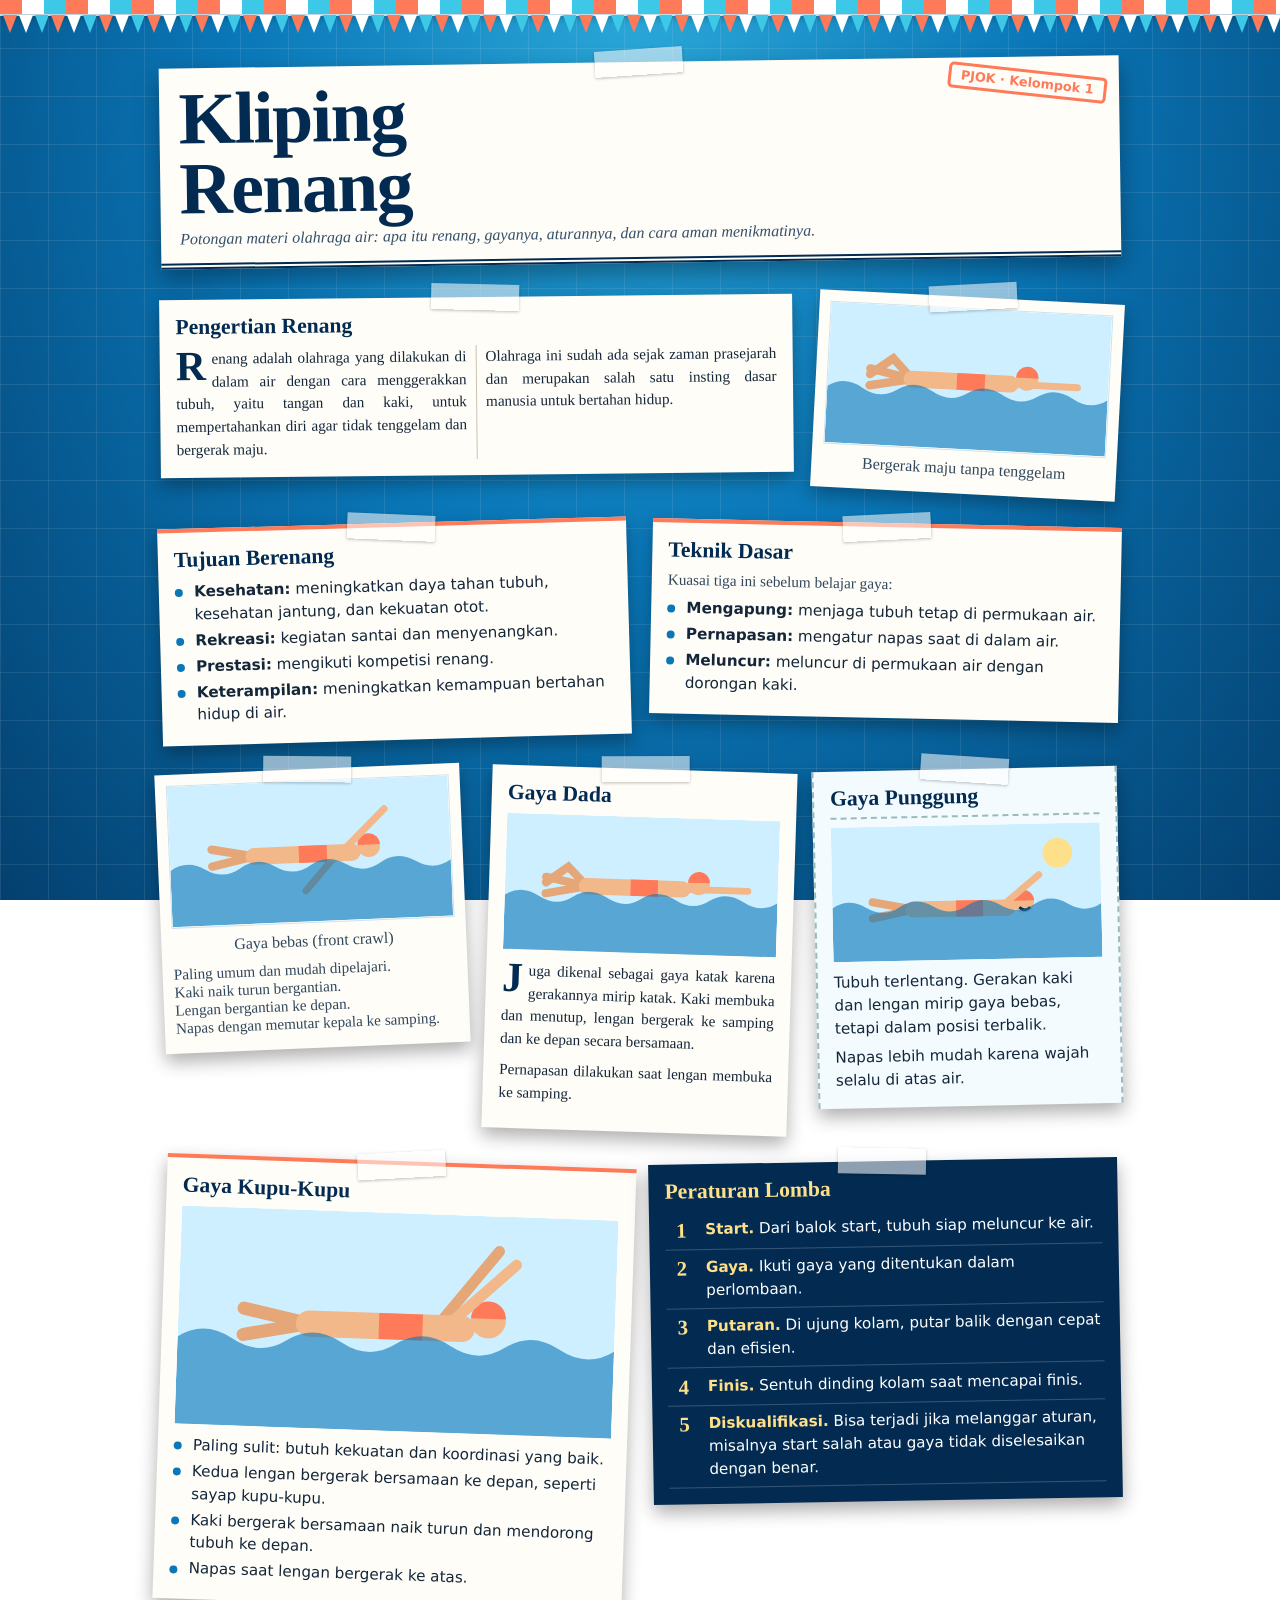
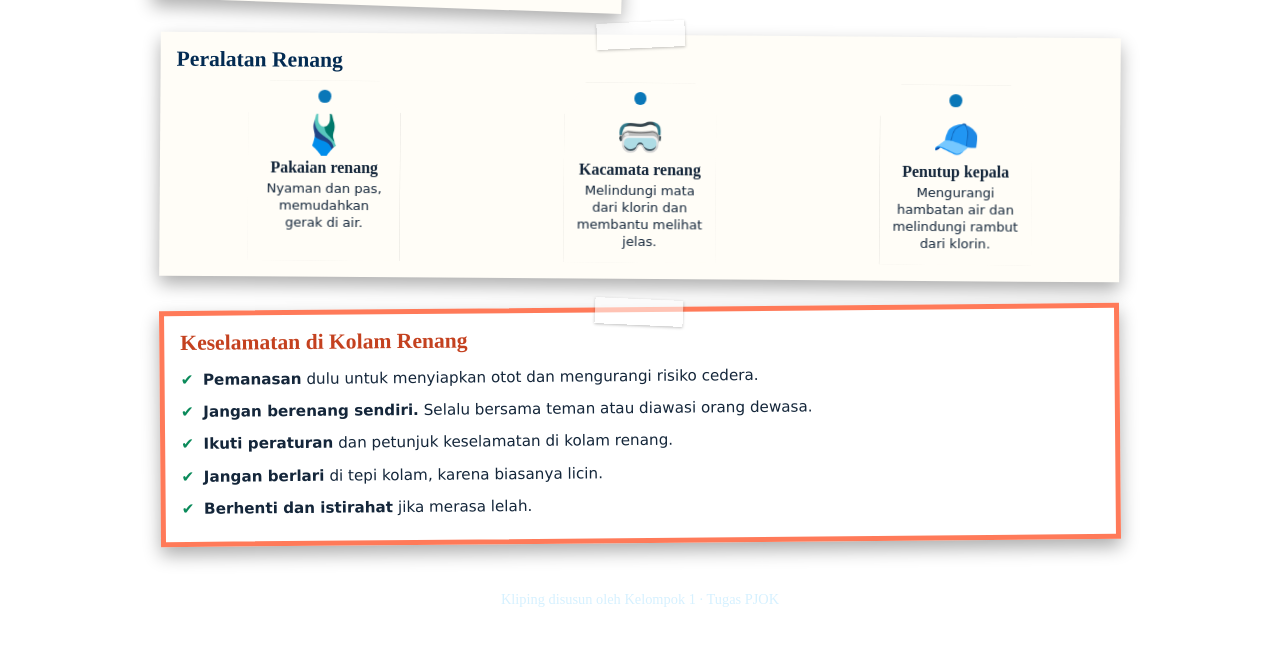
<file: klipping.html>
<!DOCTYPE html>
<html lang="id">
<head>
<meta charset="UTF-8">
<meta name="viewport" content="width=device-width, initial-scale=1, viewport-fit=cover">
<title>Kliping Renang — PJOK Kelompok 1</title>
<style>
:root{--deep:#032b52;--sea:#0a77b8;--aqua:#3ec8e8;--foam:#eaf9ff;--coral:#ff7a59;--paper:#fffdf7;--ink:#14263a;
--serif:Georgia,'Times New Roman',serif;--hand:'Segoe Print','Bradley Hand','Comic Sans MS',cursive;--sans:system-ui,-apple-system,'Segoe UI',sans-serif}
*{box-sizing:border-box;margin:0;padding:0}
html{scroll-behavior:smooth}
body{font-family:var(--sans);color:var(--ink);line-height:1.5;min-height:100vh;
background:
linear-gradient(rgba(255,255,255,.09) 1px,transparent 1px) 0 0/48px 48px,
linear-gradient(90deg,rgba(255,255,255,.09) 1px,transparent 1px) 0 0/48px 48px,
radial-gradient(ellipse at 50% 0,#2aa7d8 0,#0a77b8 45%,#04406f 100%) fixed;
padding:0 0 3rem}
.rope{height:14px;background:repeating-linear-gradient(90deg,var(--coral) 0 22px,#fff 22px 44px,var(--aqua) 44px 66px);box-shadow:0 3px 8px rgba(0,0,0,.35);animation:rope 14s linear infinite}
@keyframes rope{to{background-position-x:132px}}
.flags{height:22px;background:url("data:image/svg+xml,%3Csvg xmlns='http://www.w3.org/2000/svg' viewBox='0 0 48 22'%3E%3Cpath d='M0 1H48' stroke='%23fff' stroke-width='1.6'/%3E%3Cpath d='M3 1l7 18 7-18z' fill='%23ff7a59'/%3E%3Cpath d='M19 1l7 18 7-18z' fill='%23fff'/%3E%3Cpath d='M35 1l7 18 7-18z' fill='%233ec8e8'/%3E%3C/svg%3E") repeat-x 0 0/48px 22px}
header{max-width:62rem;margin:1.6rem auto 1.2rem;padding:0 1rem}
.mast{position:relative;background:var(--paper);padding:1rem 1.2rem .9rem;transform:rotate(-.8deg);box-shadow:0 10px 24px rgba(0,0,0,.35);border-bottom:6px double var(--deep)}
.mast h1{font:900 clamp(2.4rem,9vw,4.6rem)/.95 var(--serif);letter-spacing:-.02em;color:var(--deep)}
.mast p{font:italic 1rem var(--serif);margin-top:.4rem;color:#35506b}
.mast .stamp{position:absolute;right:.8rem;top:.8rem;border:3px solid var(--coral);color:var(--coral);font:700 .8rem var(--sans);padding:.15rem .6rem;border-radius:.3rem;transform:rotate(7deg)}
.tape::before{content:'';position:absolute;top:-.8rem;left:50%;width:5.5rem;height:1.6rem;margin-left:-2.75rem;background:rgba(255,255,255,.55);box-shadow:0 1px 3px rgba(0,0,0,.25);transform:rotate(var(--t,-3deg))}
.board{max-width:62rem;margin:0 auto;padding:1rem;display:grid;grid-template-columns:repeat(6,1fr);gap:1.8rem 1.4rem;align-items:start}
.c{position:relative;background:var(--paper);padding:1rem;box-shadow:0 8px 18px rgba(0,0,0,.32);transform:rotate(var(--r,0deg));transition:transform .25s}
.c:hover{transform:rotate(0) scale(1.02);z-index:3}
.c h2{font:800 1.35rem/1.1 var(--serif);margin-bottom:.5rem;color:var(--deep)}
.c p,.c li{font-size:.95rem}
.s2{grid-column:span 2}.s3{grid-column:span 3}.s4{grid-column:span 4}.s6{grid-column:1/-1}
svg.pic{display:block;width:100%;height:auto}
/* koran */
.news{columns:2 12rem;column-gap:1.2rem;column-rule:1px solid #c9c2b0;font-family:var(--serif)}
.news p{text-align:justify;hyphens:auto;margin-bottom:.5rem}
.news p:first-of-type::first-letter{font:900 2.6rem/.8 var(--serif);float:left;margin:.15rem .35rem 0 0;color:var(--deep)}
/* polaroid */
.pol{padding:.7rem .7rem 1rem}
.pol figcaption{font:1rem var(--hand);text-align:center;margin-top:.6rem;color:#30475d}
.pol .pic{border:1px solid #cfe3ee}
/* kartu catatan */
.card{background:linear-gradient(transparent 0 1.9rem,#bfe3f3 1.9rem calc(1.9rem + 1px),transparent 0) 0 0/100% 1.55rem,var(--paper);border-top:4px solid var(--coral)}
.card li{list-style:none;padding-left:1.2rem;position:relative;margin-bottom:.2rem}
.card li::before{content:'';position:absolute;left:0;top:.55em;width:.5rem;height:.5rem;border-radius:50%;background:var(--sea)}
/* tiket */
.tix{border-left:2px dashed #9bb;border-right:2px dashed #9bb;background:#f3fbff}
.tix h2{border-bottom:2px dashed #9bb;padding-bottom:.4rem}
/* papan skor */
.score{background:var(--deep);color:#fff}
.score h2{color:#ffe08a}
.score ol{list-style:none;counter-reset:r}
.score li{counter-increment:r;display:grid;grid-template-columns:2rem 1fr;gap:.5rem;padding:.4rem 0;border-bottom:1px solid rgba(255,255,255,.2)}
.score li::before{content:counter(r);font:800 1.3rem var(--serif);color:#ffe08a;text-align:center}
.score b{color:#ffe08a}
/* label gantung */
.tags{display:flex;flex-wrap:wrap;gap:1.2rem;justify-content:space-around}
.tag{position:relative;width:9.5rem;background:var(--paper);padding:2.2rem .7rem .8rem;text-align:center;clip-path:polygon(14% 0,86% 0,100% 18%,100% 100%,0 100%,0 18%);filter:drop-shadow(0 4px 6px rgba(0,0,0,.3))}
.tag::before{content:'';position:absolute;top:.6rem;left:50%;width:.8rem;height:.8rem;margin-left:-.4rem;border-radius:50%;background:var(--sea)}
.tag span{display:block;font-size:2.4rem;line-height:1}
.tag b{display:block;font:800 1rem var(--serif);margin:.3rem 0 .15rem}
.tag small{font-size:.82rem;line-height:1.3;display:block}
/* rambu */
.warn{border:5px solid var(--coral);background:#fff}
.warn h2{color:#c4411f}
.warn li{list-style:none;display:flex;gap:.6rem;padding:.3rem 0}
.warn li::before{content:'✔';color:#0a8a5a;font-weight:800}
.note{font:1.05rem var(--hand);color:#30475d}
footer{text-align:center;color:#d6f1ff;font:.9rem var(--serif);margin-top:2rem;padding:0 1rem}
@media(max-width:46rem){.board{grid-template-columns:1fr;gap:2rem}.s2,.s3,.s4,.s6{grid-column:1/-1}.c{--r:0deg!important}.mast{transform:none}}
@media(prefers-reduced-motion:reduce){.rope{animation:none}*{transition:none!important}}
</style>
</head>
<body>
<svg width="0" height="0" style="position:absolute" aria-hidden="true">
<defs>
<g id="bd"><path d="M60 52L30 46M60 52L30 58" stroke="#e6a778" stroke-width="6" stroke-linecap="round"/><path d="M60 52H130" stroke="#f2b88a" stroke-width="12" stroke-linecap="round"/><path d="M92 52H112" stroke="#ff7a59" stroke-width="12"/><circle cx="142" cy="48" r="8" fill="#f2b88a"/><path d="M134 47a8 8 0 0 1 16 0z" fill="#ff7a59"/></g>
<path id="wt" d="M0 60q12-8 25 0t25 0 25 0 25 0 25 0 25 0 25 0 25 0V100H0z" fill="#0a77b8" opacity=".6"/>
<symbol id="p-free" viewBox="0 0 200 100"><rect width="200" height="100" fill="#cdefff"/><path d="M118 54L96 78" stroke="#e6a778" stroke-width="5" stroke-linecap="round"/><use href="#bd"/><path d="M122 52L154 22" stroke="#f2b88a" stroke-width="5" stroke-linecap="round"/><use href="#wt"/></symbol>
<symbol id="p-breast" viewBox="0 0 200 100"><rect width="200" height="100" fill="#cdefff"/><path d="M60 52L46 38L30 50" stroke="#e6a778" stroke-width="6" stroke-linecap="round" fill="none"/><use href="#bd"/><path d="M122 52H178" stroke="#f2b88a" stroke-width="5" stroke-linecap="round"/><use href="#wt"/></symbol>
<symbol id="p-back" viewBox="0 0 200 100"><rect width="200" height="100" fill="#cdefff"/><circle cx="168" cy="22" r="11" fill="#ffe08a"/><g transform="translate(0 10)"><use href="#bd"/><path d="M122 54L154 28" stroke="#f2b88a" stroke-width="5" stroke-linecap="round"/><path d="M139 52q4 4 8 0" stroke="#032b52" stroke-width="2" fill="none"/></g><use href="#wt"/></symbol>
<symbol id="p-fly" viewBox="0 0 200 100"><rect width="200" height="100" fill="#cdefff"/><path d="M118 52L146 16" stroke="#e6a778" stroke-width="5" stroke-linecap="round"/><use href="#bd"/><path d="M122 52L154 22" stroke="#f2b88a" stroke-width="5" stroke-linecap="round"/><use href="#wt"/></symbol>
</defs>
</svg>

<div class="rope"></div><div class="flags"></div>

<header>
<div class="mast tape">
<span class="stamp">PJOK · Kelompok 1</span>
<h1>Kliping<br>Renang</h1>
<p>Potongan materi olahraga air: apa itu renang, gayanya, aturannya, dan cara aman menikmatinya.</p>
</div>
</header>

<main class="board">

<article class="c tape s4 news" style="--r:-.6deg;--t:2deg">
<h2 style="column-span:all">Pengertian Renang</h2>
<p>Renang adalah olahraga yang dilakukan di dalam air dengan cara menggerakkan tubuh, yaitu tangan dan kaki, untuk mempertahankan diri agar tidak tenggelam dan bergerak maju.</p>
<p>Olahraga ini sudah ada sejak zaman prasejarah dan merupakan salah satu insting dasar manusia untuk bertahan hidup.</p>
</article>

<figure class="c pol tape s2" style="--r:3deg;--t:-6deg">
<svg class="pic" viewBox="0 0 200 100" role="img" aria-label="Perenang gaya dada"><use href="#p-breast"/></svg>
<figcaption>Bergerak maju tanpa tenggelam</figcaption>
</figure>

<article class="c card tape s3" style="--r:-1.6deg;--t:4deg">
<h2>Tujuan Berenang</h2>
<ul>
<li><b>Kesehatan:</b> meningkatkan daya tahan tubuh, kesehatan jantung, dan kekuatan otot.</li>
<li><b>Rekreasi:</b> kegiatan santai dan menyenangkan.</li>
<li><b>Prestasi:</b> mengikuti kompetisi renang.</li>
<li><b>Keterampilan:</b> meningkatkan kemampuan bertahan hidup di air.</li>
</ul>
</article>

<article class="c tape s3 card" style="--r:1.2deg;--t:-4deg">
<h2>Teknik Dasar</h2>
<p class="note" style="margin-bottom:.5rem">Kuasai tiga ini sebelum belajar gaya:</p>
<ul>
<li><b>Mengapung:</b> menjaga tubuh tetap di permukaan air.</li>
<li><b>Pernapasan:</b> mengatur napas saat di dalam air.</li>
<li><b>Meluncur:</b> meluncur di permukaan air dengan dorongan kaki.</li>
</ul>
</article>

<figure class="c pol tape s2" style="--r:-2.4deg;--t:3deg">
<svg class="pic" viewBox="0 0 200 100" role="img" aria-label="Perenang gaya bebas"><use href="#p-free"/></svg>
<figcaption>Gaya bebas (front crawl)</figcaption>
<ul class="note" style="list-style:none;margin-top:.6rem;font-size:.95rem">
<li>Paling umum dan mudah dipelajari.</li>
<li>Kaki naik turun bergantian.</li>
<li>Lengan bergantian ke depan.</li>
<li>Napas dengan memutar kepala ke samping.</li>
</ul>
</figure>

<article class="c news tape s2" style="--r:1.8deg;--t:-2deg;columns:1">
<h2>Gaya Dada</h2>
<svg class="pic" viewBox="0 0 200 100" role="img" aria-label="Gaya dada" style="margin-bottom:.6rem"><use href="#p-breast"/></svg>
<p>Juga dikenal sebagai gaya katak karena gerakannya mirip katak. Kaki membuka dan menutup, lengan bergerak ke samping dan ke depan secara bersamaan.</p>
<p>Pernapasan dilakukan saat lengan membuka ke samping.</p>
</article>

<article class="c tix tape s2" style="--r:-1.2deg;--t:5deg">
<h2>Gaya Punggung</h2>
<svg class="pic" viewBox="0 0 200 100" role="img" aria-label="Gaya punggung" style="margin-bottom:.6rem"><use href="#p-back"/></svg>
<p>Tubuh terlentang. Gerakan kaki dan lengan mirip gaya bebas, tetapi dalam posisi terbalik.</p>
<p style="margin-top:.4rem">Napas lebih mudah karena wajah selalu di atas air.</p>
</article>

<article class="c card tape s3" style="--r:2deg;--t:-5deg">
<h2>Gaya Kupu-Kupu</h2>
<svg class="pic" viewBox="0 0 200 100" role="img" aria-label="Gaya kupu-kupu" style="margin-bottom:.6rem"><use href="#p-fly"/></svg>
<ul>
<li>Paling sulit: butuh kekuatan dan koordinasi yang baik.</li>
<li>Kedua lengan bergerak bersamaan ke depan, seperti sayap kupu-kupu.</li>
<li>Kaki bergerak bersamaan naik turun dan mendorong tubuh ke depan.</li>
<li>Napas saat lengan bergerak ke atas.</li>
</ul>
</article>

<article class="c score tape s3" style="--r:-1deg;--t:2deg">
<h2>Peraturan Lomba</h2>
<ol>
<li><span><b>Start.</b> Dari balok start, tubuh siap meluncur ke air.</span></li>
<li><span><b>Gaya.</b> Ikuti gaya yang ditentukan dalam perlombaan.</span></li>
<li><span><b>Putaran.</b> Di ujung kolam, putar balik dengan cepat dan efisien.</span></li>
<li><span><b>Finis.</b> Sentuh dinding kolam saat mencapai finis.</span></li>
<li><span><b>Diskualifikasi.</b> Bisa terjadi jika melanggar aturan, misalnya start salah atau gaya tidak diselesaikan dengan benar.</span></li>
</ol>
</article>

<section class="c tape s6" style="--r:.4deg;--t:-3deg">
<h2>Peralatan Renang</h2>
<div class="tags">
<div class="tag"><span>🩱</span><b>Pakaian renang</b><small>Nyaman dan pas, memudahkan gerak di air.</small></div>
<div class="tag"><span>🥽</span><b>Kacamata renang</b><small>Melindungi mata dari klorin dan membantu melihat jelas.</small></div>
<div class="tag"><span>🧢</span><b>Penutup kepala</b><small>Mengurangi hambatan air dan melindungi rambut dari klorin.</small></div>
</div>
</section>

<article class="c warn tape s6" style="--r:-.5deg;--t:3deg">
<h2>Keselamatan di Kolam Renang</h2>
<ul>
<li><span><b>Pemanasan</b> dulu untuk menyiapkan otot dan mengurangi risiko cedera.</span></li>
<li><span><b>Jangan berenang sendiri.</b> Selalu bersama teman atau diawasi orang dewasa.</span></li>
<li><span><b>Ikuti peraturan</b> dan petunjuk keselamatan di kolam renang.</span></li>
<li><span><b>Jangan berlari</b> di tepi kolam, karena biasanya licin.</span></li>
<li><span><b>Berhenti dan istirahat</b> jika merasa lelah.</span></li>
</ul>
</article>

</main>

<footer>Kliping disusun oleh Kelompok 1 · Tugas PJOK</footer>
</body>
</html>
</file>
